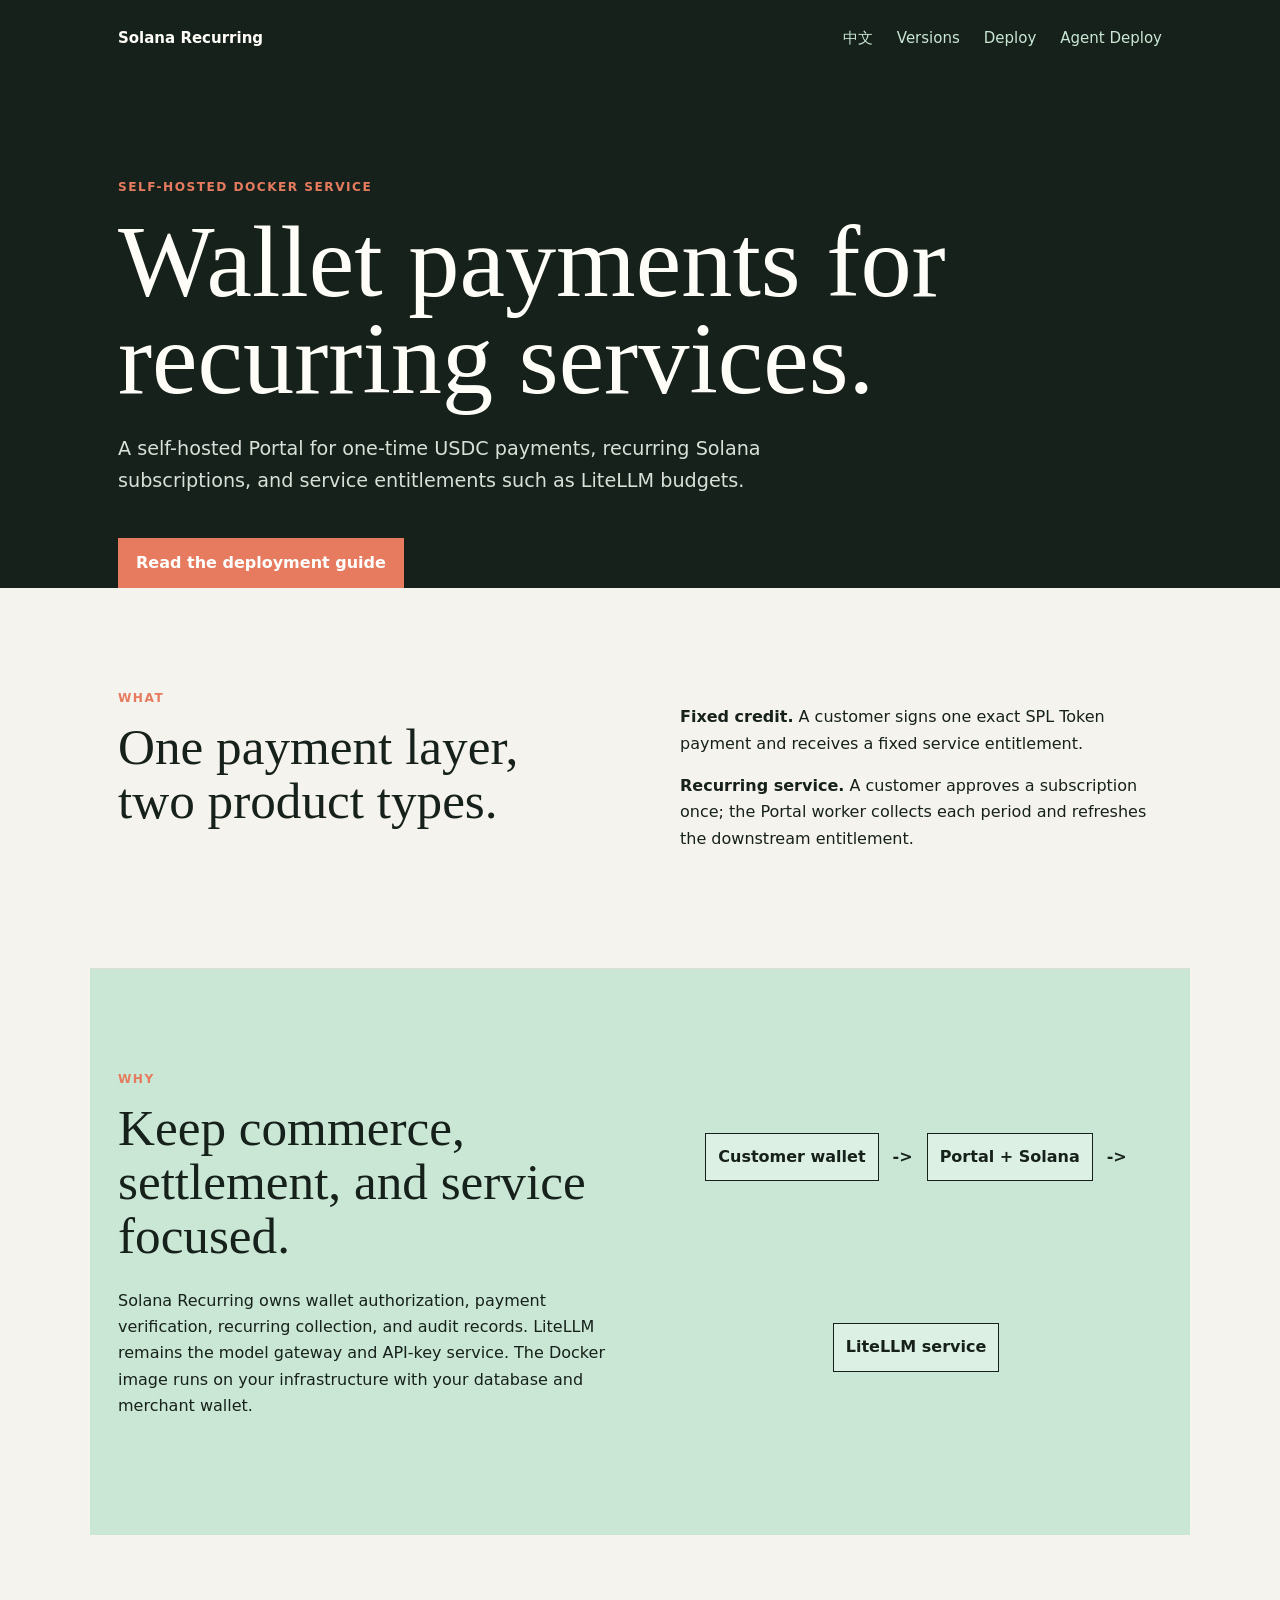
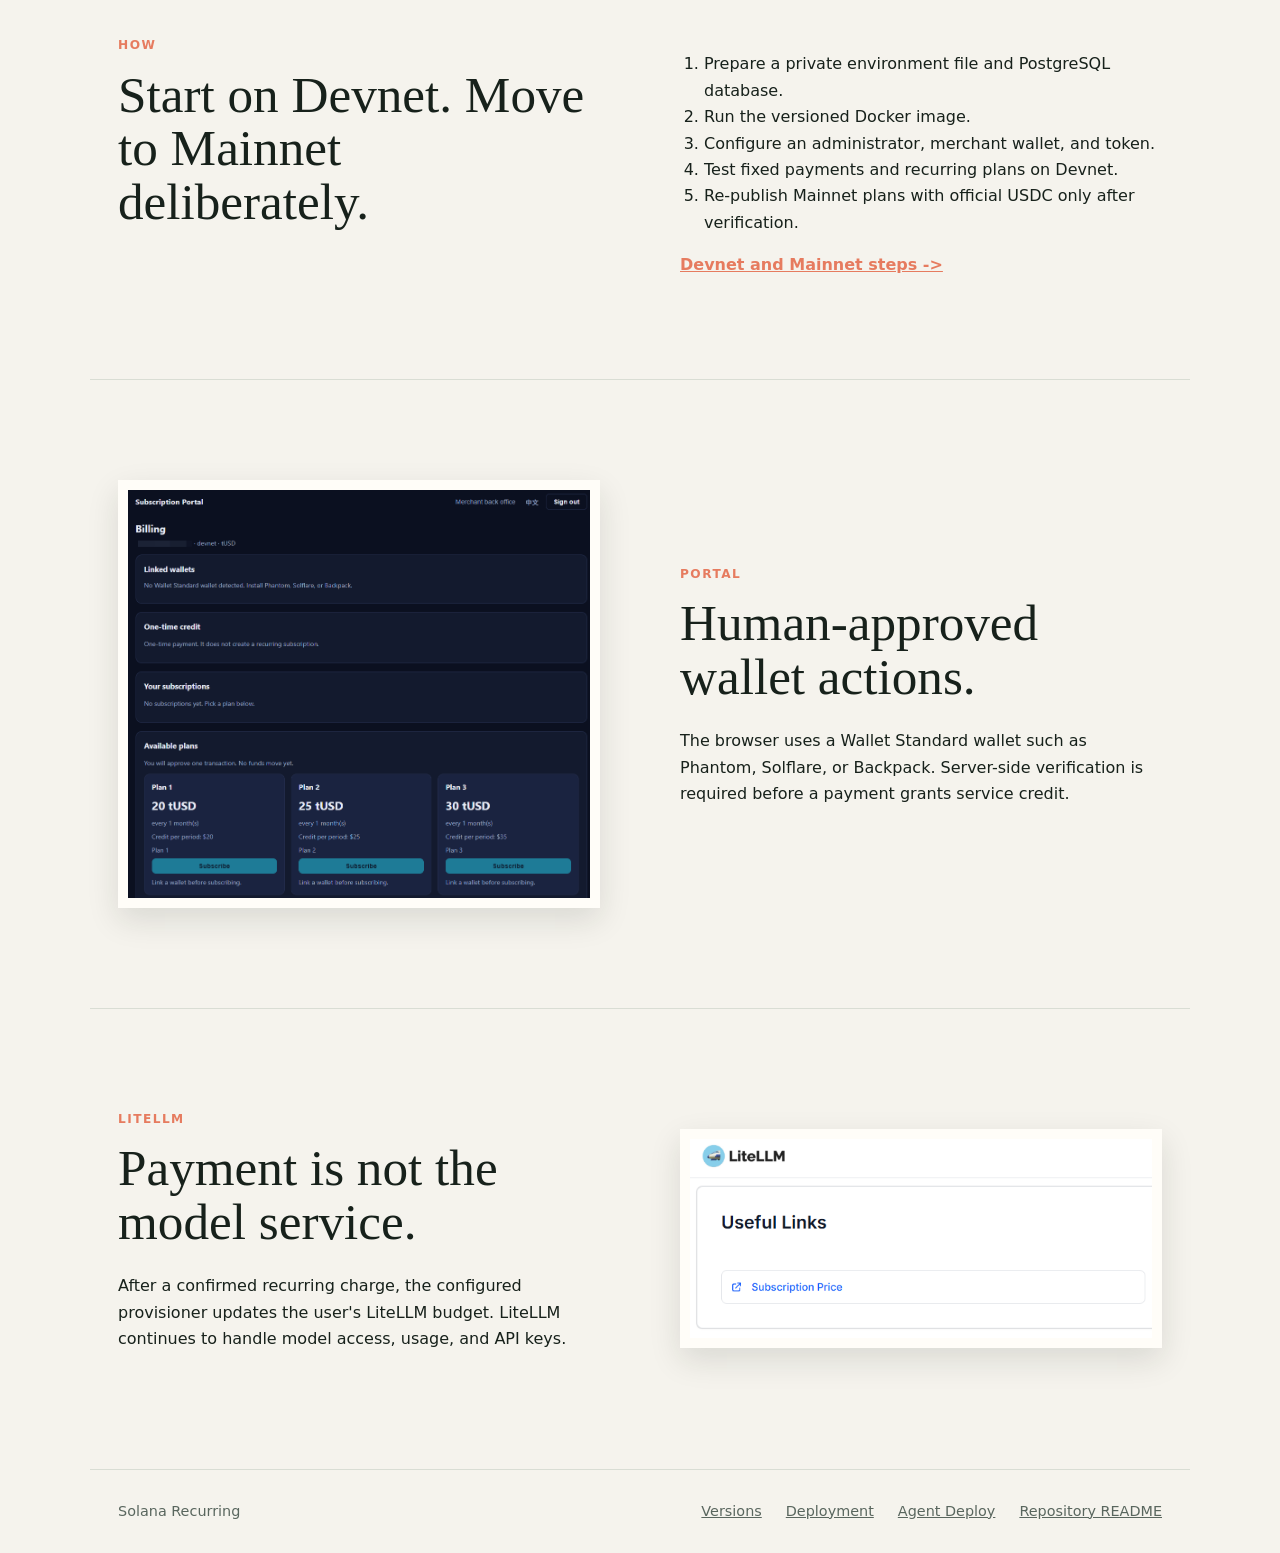
<file: docs/index.html>
<!doctype html>
<html lang="en">
<head>
  <meta charset="utf-8">
  <meta name="viewport" content="width=device-width, initial-scale=1">
  <meta name="description" content="Solana Recurring Docker deployment guide for stablecoin payments, subscriptions, and LiteLLM service credits.">
  <title>Solana Recurring | What, Why, How</title>
  <link rel="stylesheet" href="style.css">
</head>
<body>
  <header class="hero">
    <nav><strong>Solana Recurring</strong><span><a href="index.zh-CN.html">中文</a><a href="releases.html">Versions</a><a href="deployment.html">Deploy</a><a href="deployment-operator.html">Agent Deploy</a></span></nav>
    <div class="hero-copy"><p class="eyebrow">SELF-HOSTED DOCKER SERVICE</p><h1>Wallet payments for recurring services.</h1><p class="lede">A self-hosted Portal for one-time USDC payments, recurring Solana subscriptions, and service entitlements such as LiteLLM budgets.</p><a class="button" href="deployment.html">Read the deployment guide</a></div>
  </header>
  <main>
    <section class="split"><div><p class="eyebrow">WHAT</p><h2>One payment layer, two product types.</h2></div><div><p><strong>Fixed credit.</strong> A customer signs one exact SPL Token payment and receives a fixed service entitlement.</p><p><strong>Recurring service.</strong> A customer approves a subscription once; the Portal worker collects each period and refreshes the downstream entitlement.</p></div></section>
    <section class="band"><div><p class="eyebrow">WHY</p><h2>Keep commerce, settlement, and service focused.</h2><p>Solana Recurring owns wallet authorization, payment verification, recurring collection, and audit records. LiteLLM remains the model gateway and API-key service. The Docker image runs on your infrastructure with your database and merchant wallet.</p></div><div class="diagram"><span>Customer wallet</span><b>-></b><span>Portal + Solana</span><b>-></b><span>LiteLLM service</span></div></section>
    <section class="split"><div><p class="eyebrow">HOW</p><h2>Start on Devnet. Move to Mainnet deliberately.</h2></div><div><ol><li>Prepare a private environment file and PostgreSQL database.</li><li>Run the versioned Docker image.</li><li>Configure an administrator, merchant wallet, and token.</li><li>Test fixed payments and recurring plans on Devnet.</li><li>Re-publish Mainnet plans with official USDC only after verification.</li></ol><a class="text-link" href="deployment.html">Devnet and Mainnet steps -></a></div></section>
    <section class="media"><img src="images/portal-plans.png" alt="Solana Recurring Portal subscription plans"><div><p class="eyebrow">PORTAL</p><h2>Human-approved wallet actions.</h2><p>The browser uses a Wallet Standard wallet such as Phantom, Solflare, or Backpack. Server-side verification is required before a payment grants service credit.</p></div></section>
    <section class="media reverse"><div><p class="eyebrow">LITELLM</p><h2>Payment is not the model service.</h2><p>After a confirmed recurring charge, the configured provisioner updates the user's LiteLLM budget. LiteLLM continues to handle model access, usage, and API keys.</p></div><img src="images/portal-price.png" alt="Portal price entry shown in a Model Hub useful links area"></section>
  </main>
  <footer><span>Solana Recurring</span><a href="releases.html">Versions</a><a href="deployment.html">Deployment</a><a href="deployment-operator.html">Agent Deploy</a><a href="../README.md">Repository README</a></footer>
</body>
</html>
</file>
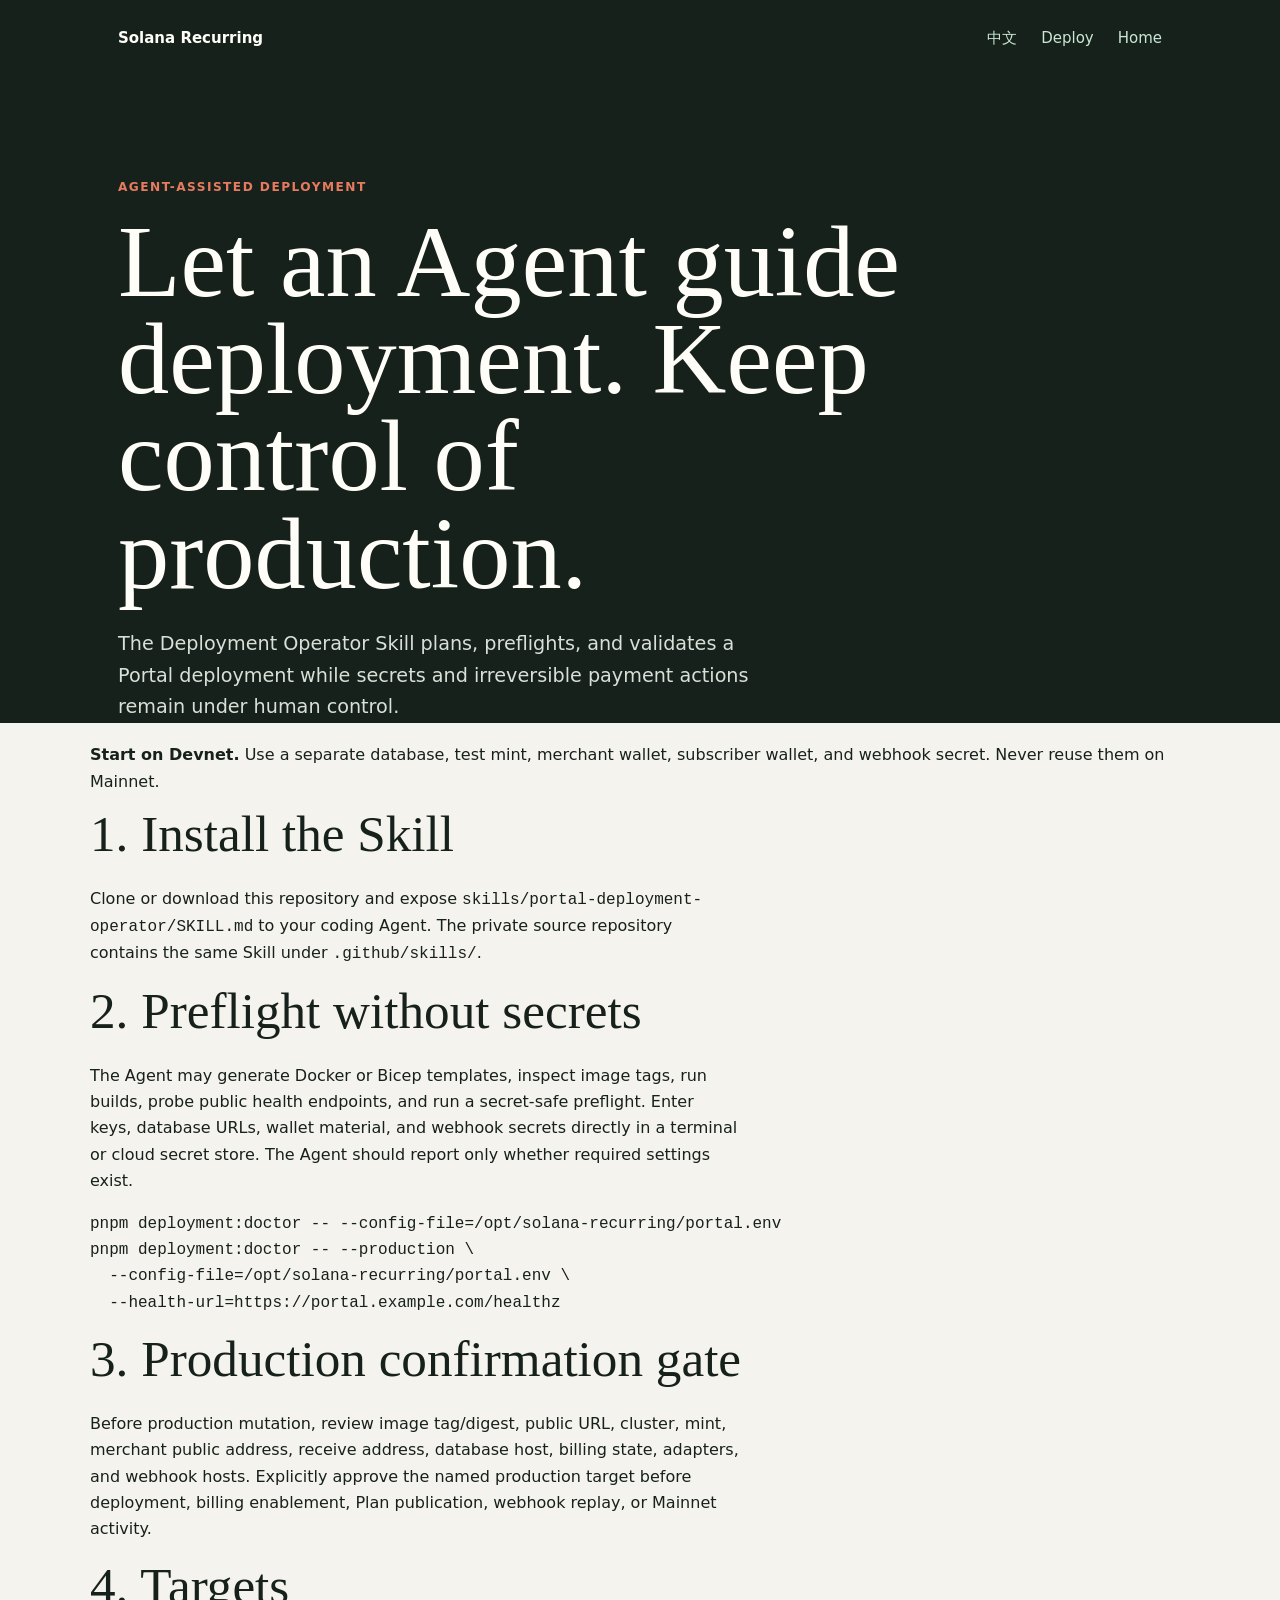
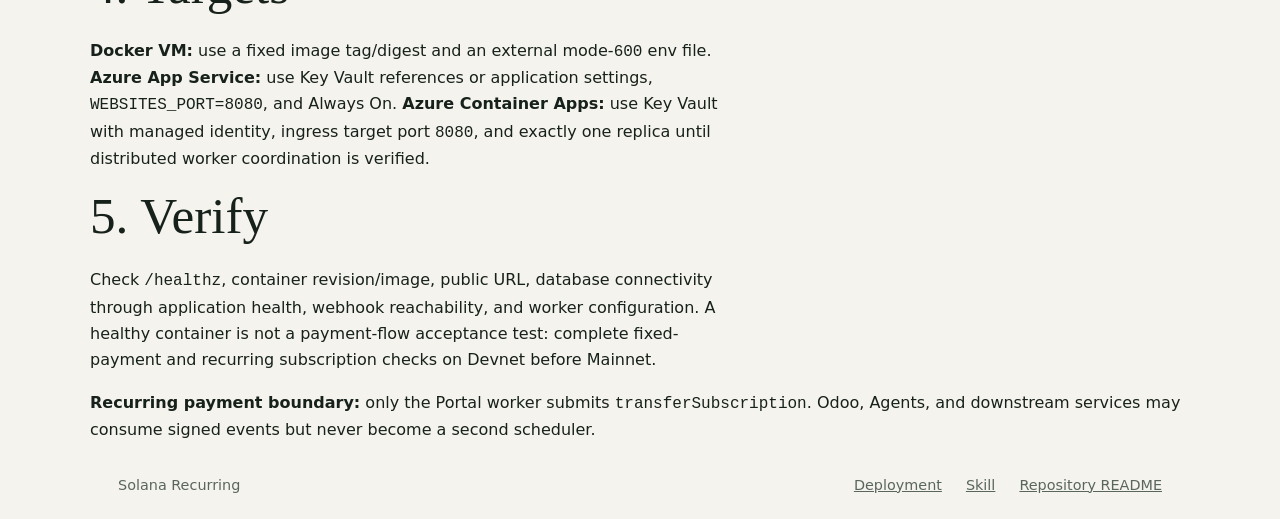
<file: docs/deployment-operator.html>
<!doctype html>
<html lang="en">
<head>
  <meta charset="utf-8">
  <meta name="viewport" content="width=device-width, initial-scale=1">
  <meta name="description" content="Use an Agent to safely guide Solana Recurring deployment without exposing production secrets.">
  <title>Deployment Operator | Solana Recurring</title>
  <link rel="stylesheet" href="style.css">
</head>
<body>
  <header class="hero">
    <nav><strong>Solana Recurring</strong><span><a href="deployment-operator.zh-CN.html">中文</a><a href="deployment.html">Deploy</a><a href="index.html">Home</a></span></nav>
    <div class="hero-copy"><p class="eyebrow">AGENT-ASSISTED DEPLOYMENT</p><h1>Let an Agent guide deployment. Keep control of production.</h1><p class="lede">The Deployment Operator Skill plans, preflights, and validates a Portal deployment while secrets and irreversible payment actions remain under human control.</p></div>
  </header>
  <main class="article">
    <div class="callout warning"><strong>Start on Devnet.</strong> Use a separate database, test mint, merchant wallet, subscriber wallet, and webhook secret. Never reuse them on Mainnet.</div>
    <h2>1. Install the Skill</h2>
    <p>Clone or download this repository and expose <code>skills/portal-deployment-operator/SKILL.md</code> to your coding Agent. The private source repository contains the same Skill under <code>.github/skills/</code>.</p>
    <h2>2. Preflight without secrets</h2>
    <p>The Agent may generate Docker or Bicep templates, inspect image tags, run builds, probe public health endpoints, and run a secret-safe preflight. Enter keys, database URLs, wallet material, and webhook secrets directly in a terminal or cloud secret store. The Agent should report only whether required settings exist.</p>
    <pre><code>pnpm deployment:doctor -- --config-file=/opt/solana-recurring/portal.env
pnpm deployment:doctor -- --production \
  --config-file=/opt/solana-recurring/portal.env \
  --health-url=https://portal.example.com/healthz</code></pre>
    <h2>3. Production confirmation gate</h2>
    <p>Before production mutation, review image tag/digest, public URL, cluster, mint, merchant public address, receive address, database host, billing state, adapters, and webhook hosts. Explicitly approve the named production target before deployment, billing enablement, Plan publication, webhook replay, or Mainnet activity.</p>
    <h2>4. Targets</h2>
    <p><strong>Docker VM:</strong> use a fixed image tag/digest and an external mode-<code>600</code> env file. <strong>Azure App Service:</strong> use Key Vault references or application settings, <code>WEBSITES_PORT=8080</code>, and Always On. <strong>Azure Container Apps:</strong> use Key Vault with managed identity, ingress target port <code>8080</code>, and exactly one replica until distributed worker coordination is verified.</p>
    <h2>5. Verify</h2>
    <p>Check <code>/healthz</code>, container revision/image, public URL, database connectivity through application health, webhook reachability, and worker configuration. A healthy container is not a payment-flow acceptance test: complete fixed-payment and recurring subscription checks on Devnet before Mainnet.</p>
    <div class="callout"><strong>Recurring payment boundary:</strong> only the Portal worker submits <code>transferSubscription</code>. Odoo, Agents, and downstream services may consume signed events but never become a second scheduler.</div>
  </main>
  <footer><span>Solana Recurring</span><a href="deployment.html">Deployment</a><a href="../skills/portal-deployment-operator/SKILL.md">Skill</a><a href="../README.md">Repository README</a></footer>
</body>
</html>
</file>
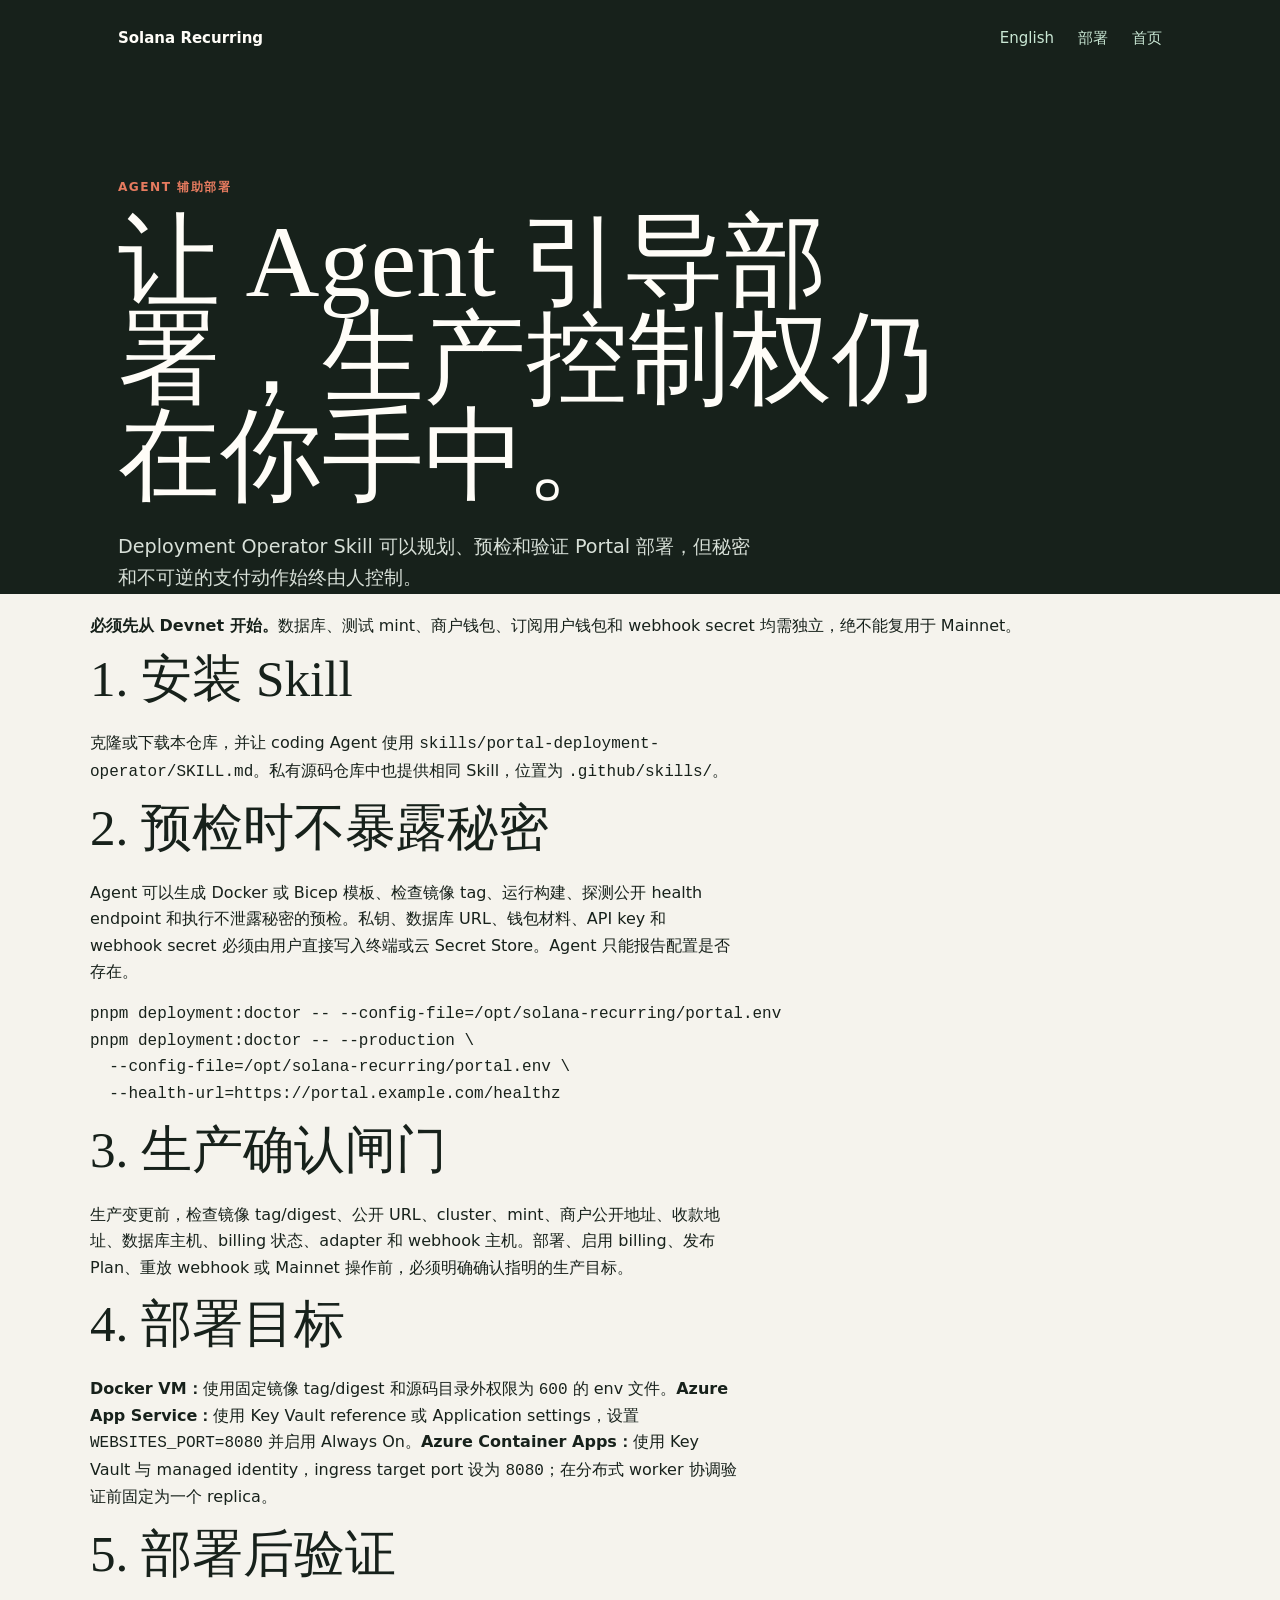
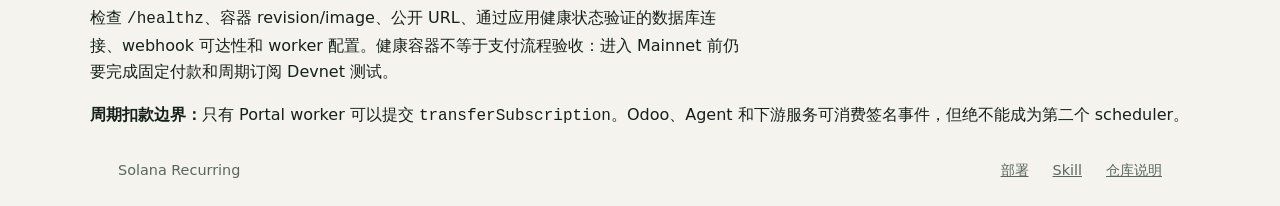
<file: docs/deployment-operator.zh-CN.html>
<!doctype html>
<html lang="zh-CN">
<head>
  <meta charset="utf-8">
  <meta name="viewport" content="width=device-width, initial-scale=1">
  <meta name="description" content="让 Agent 安全引导 Solana Recurring 部署，同时保持生产秘密和支付控制权。">
  <title>部署操作助手 | Solana Recurring</title>
  <link rel="stylesheet" href="style.css">
</head>
<body>
  <header class="hero">
    <nav><strong>Solana Recurring</strong><span><a href="deployment-operator.html">English</a><a href="deployment.zh-CN.html">部署</a><a href="index.zh-CN.html">首页</a></span></nav>
    <div class="hero-copy"><p class="eyebrow">AGENT 辅助部署</p><h1>让 Agent 引导部署，生产控制权仍在你手中。</h1><p class="lede">Deployment Operator Skill 可以规划、预检和验证 Portal 部署，但秘密和不可逆的支付动作始终由人控制。</p></div>
  </header>
  <main class="article">
    <div class="callout warning"><strong>必须先从 Devnet 开始。</strong>数据库、测试 mint、商户钱包、订阅用户钱包和 webhook secret 均需独立，绝不能复用于 Mainnet。</div>
    <h2>1. 安装 Skill</h2>
    <p>克隆或下载本仓库，并让 coding Agent 使用 <code>skills/portal-deployment-operator/SKILL.md</code>。私有源码仓库中也提供相同 Skill，位置为 <code>.github/skills/</code>。</p>
    <h2>2. 预检时不暴露秘密</h2>
    <p>Agent 可以生成 Docker 或 Bicep 模板、检查镜像 tag、运行构建、探测公开 health endpoint 和执行不泄露秘密的预检。私钥、数据库 URL、钱包材料、API key 和 webhook secret 必须由用户直接写入终端或云 Secret Store。Agent 只能报告配置是否存在。</p>
    <pre><code>pnpm deployment:doctor -- --config-file=/opt/solana-recurring/portal.env
pnpm deployment:doctor -- --production \
  --config-file=/opt/solana-recurring/portal.env \
  --health-url=https://portal.example.com/healthz</code></pre>
    <h2>3. 生产确认闸门</h2>
    <p>生产变更前，检查镜像 tag/digest、公开 URL、cluster、mint、商户公开地址、收款地址、数据库主机、billing 状态、adapter 和 webhook 主机。部署、启用 billing、发布 Plan、重放 webhook 或 Mainnet 操作前，必须明确确认指明的生产目标。</p>
    <h2>4. 部署目标</h2>
    <p><strong>Docker VM：</strong>使用固定镜像 tag/digest 和源码目录外权限为 <code>600</code> 的 env 文件。<strong>Azure App Service：</strong>使用 Key Vault reference 或 Application settings，设置 <code>WEBSITES_PORT=8080</code> 并启用 Always On。<strong>Azure Container Apps：</strong>使用 Key Vault 与 managed identity，ingress target port 设为 <code>8080</code>；在分布式 worker 协调验证前固定为一个 replica。</p>
    <h2>5. 部署后验证</h2>
    <p>检查 <code>/healthz</code>、容器 revision/image、公开 URL、通过应用健康状态验证的数据库连接、webhook 可达性和 worker 配置。健康容器不等于支付流程验收：进入 Mainnet 前仍要完成固定付款和周期订阅 Devnet 测试。</p>
    <div class="callout"><strong>周期扣款边界：</strong>只有 Portal worker 可以提交 <code>transferSubscription</code>。Odoo、Agent 和下游服务可消费签名事件，但绝不能成为第二个 scheduler。</div>
  </main>
  <footer><span>Solana Recurring</span><a href="deployment.zh-CN.html">部署</a><a href="../skills/portal-deployment-operator/SKILL.md">Skill</a><a href="../README.zh-CN.md">仓库说明</a></footer>
</body>
</html>
</file>
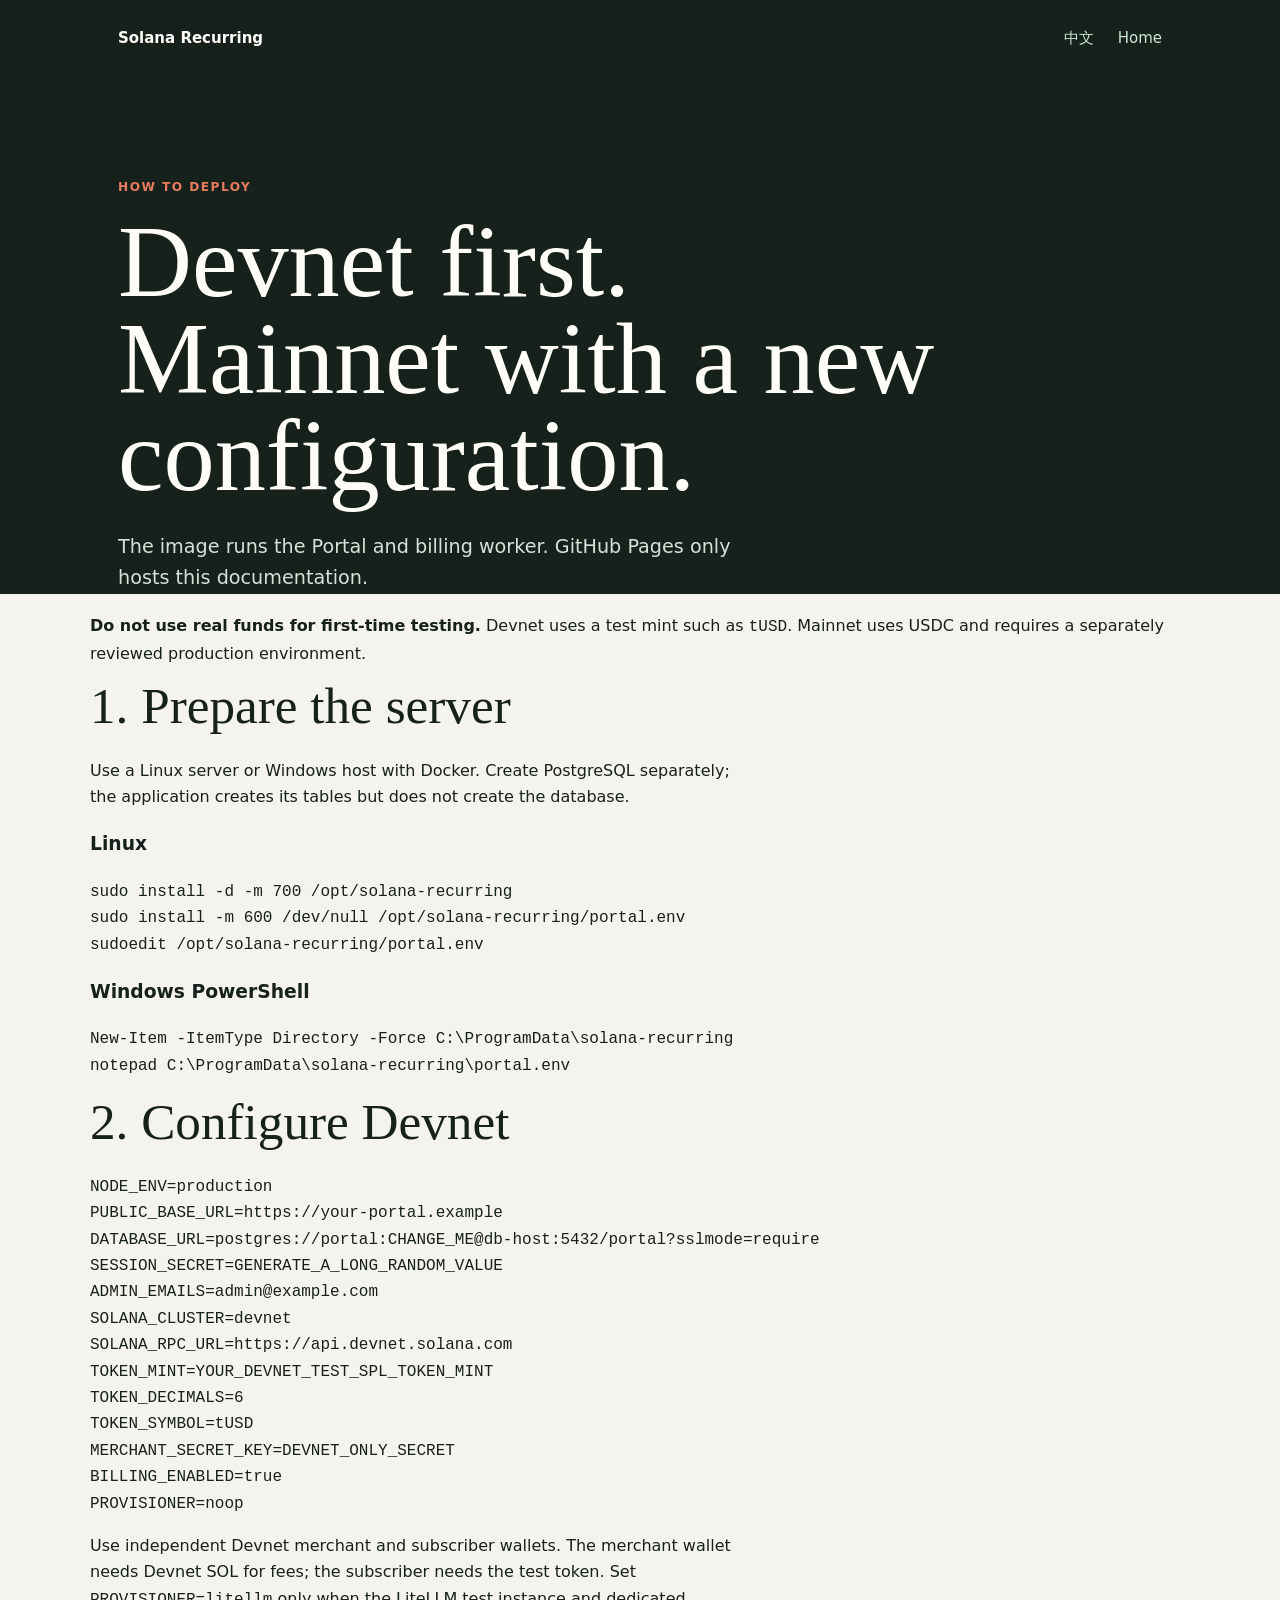
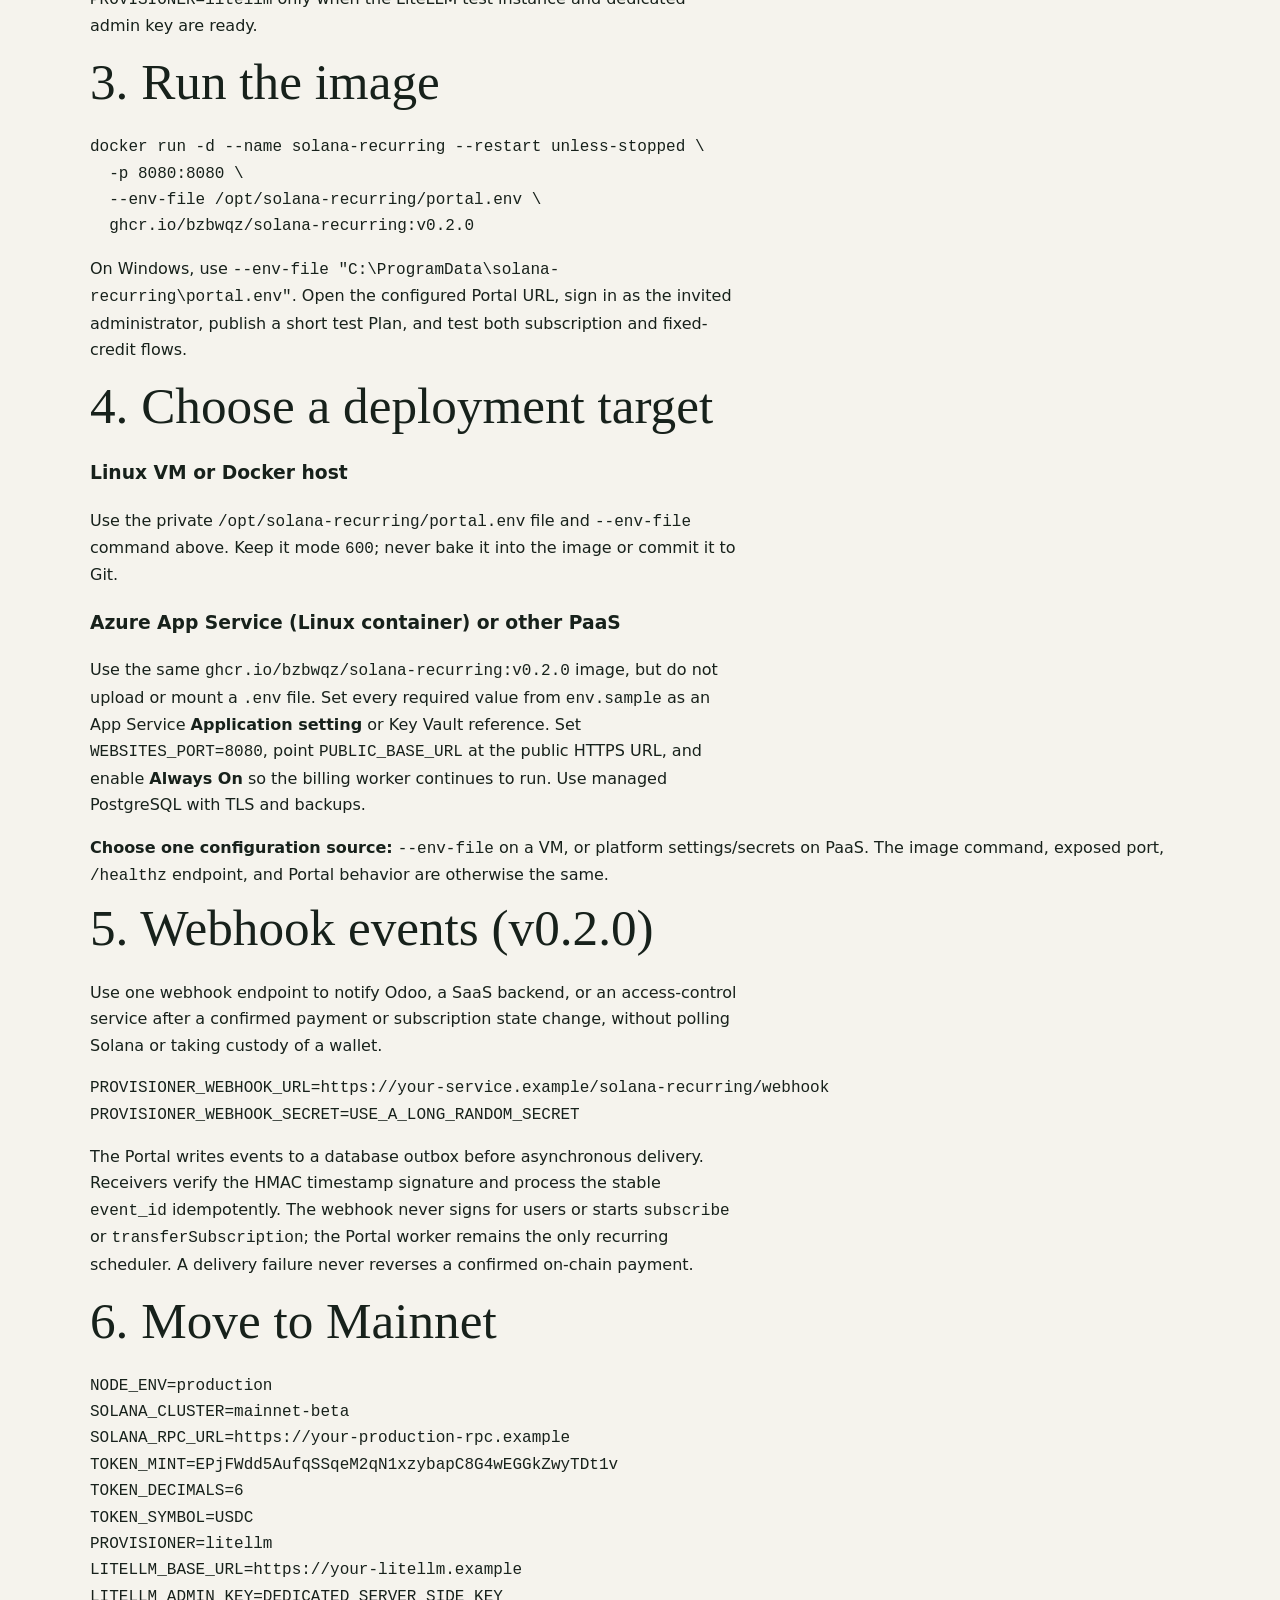
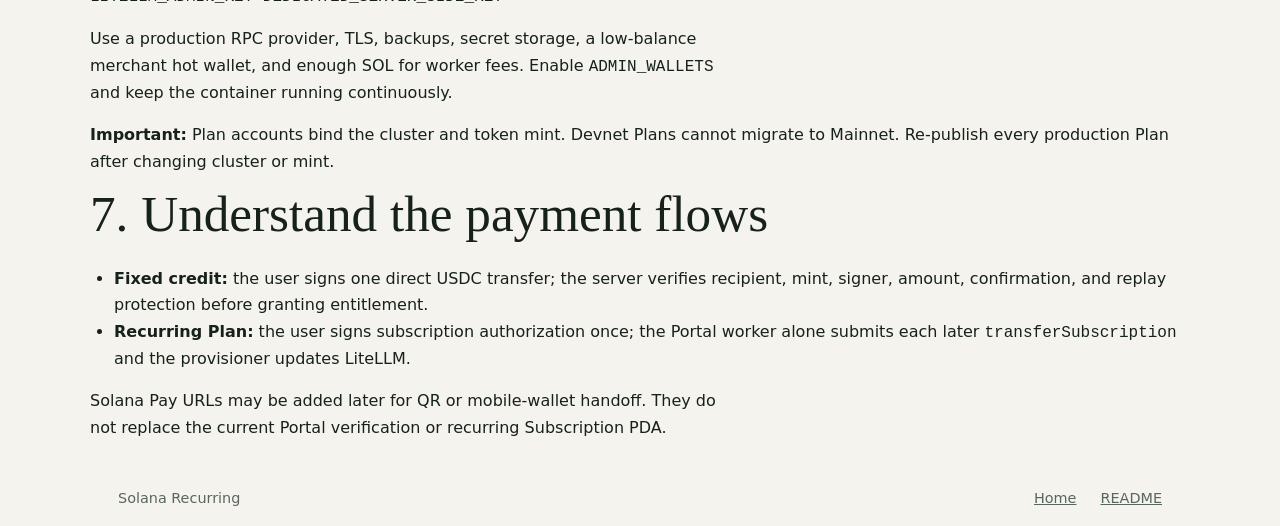
<file: docs/deployment.html>
<!doctype html>
<html lang="en"><head><meta charset="utf-8"><meta name="viewport" content="width=device-width, initial-scale=1"><title>Deploy | Solana Recurring</title><link rel="stylesheet" href="style.css"></head>
<body><header class="hero"><nav><strong>Solana Recurring</strong><span><a href="deployment.zh-CN.html">中文</a><a href="index.html">Home</a></span></nav><div class="hero-copy"><p class="eyebrow">HOW TO DEPLOY</p><h1>Devnet first. Mainnet with a new configuration.</h1><p class="lede">The image runs the Portal and billing worker. GitHub Pages only hosts this documentation.</p></div></header><main class="article"><div class="callout warning"><strong>Do not use real funds for first-time testing.</strong> Devnet uses a test mint such as <code>tUSD</code>. Mainnet uses USDC and requires a separately reviewed production environment.</div><h2>1. Prepare the server</h2><p>Use a Linux server or Windows host with Docker. Create PostgreSQL separately; the application creates its tables but does not create the database.</p><h3>Linux</h3><pre><code>sudo install -d -m 700 /opt/solana-recurring
sudo install -m 600 /dev/null /opt/solana-recurring/portal.env
sudoedit /opt/solana-recurring/portal.env</code></pre><h3>Windows PowerShell</h3><pre><code>New-Item -ItemType Directory -Force C:\ProgramData\solana-recurring
notepad C:\ProgramData\solana-recurring\portal.env</code></pre><h2>2. Configure Devnet</h2><pre><code>NODE_ENV=production
PUBLIC_BASE_URL=https://your-portal.example
DATABASE_URL=postgres://portal:CHANGE_ME@db-host:5432/portal?sslmode=require
SESSION_SECRET=GENERATE_A_LONG_RANDOM_VALUE
ADMIN_EMAILS=admin@example.com
SOLANA_CLUSTER=devnet
SOLANA_RPC_URL=https://api.devnet.solana.com
TOKEN_MINT=YOUR_DEVNET_TEST_SPL_TOKEN_MINT
TOKEN_DECIMALS=6
TOKEN_SYMBOL=tUSD
MERCHANT_SECRET_KEY=DEVNET_ONLY_SECRET
BILLING_ENABLED=true
PROVISIONER=noop</code></pre><p>Use independent Devnet merchant and subscriber wallets. The merchant wallet needs Devnet SOL for fees; the subscriber needs the test token. Set <code>PROVISIONER=litellm</code> only when the LiteLLM test instance and dedicated admin key are ready.</p><h2>3. Run the image</h2><pre><code>docker run -d --name solana-recurring --restart unless-stopped \
  -p 8080:8080 \
  --env-file /opt/solana-recurring/portal.env \
  ghcr.io/bzbwqz/solana-recurring:v0.2.0</code></pre><p>On Windows, use <code>--env-file "C:\ProgramData\solana-recurring\portal.env"</code>. Open the configured Portal URL, sign in as the invited administrator, publish a short test Plan, and test both subscription and fixed-credit flows.</p><h2>4. Choose a deployment target</h2><h3>Linux VM or Docker host</h3><p>Use the private <code>/opt/solana-recurring/portal.env</code> file and <code>--env-file</code> command above. Keep it mode <code>600</code>; never bake it into the image or commit it to Git.</p><h3>Azure App Service (Linux container) or other PaaS</h3><p>Use the same <code>ghcr.io/bzbwqz/solana-recurring:v0.2.0</code> image, but do not upload or mount a <code>.env</code> file. Set every required value from <code>env.sample</code> as an App Service <strong>Application setting</strong> or Key Vault reference. Set <code>WEBSITES_PORT=8080</code>, point <code>PUBLIC_BASE_URL</code> at the public HTTPS URL, and enable <strong>Always On</strong> so the billing worker continues to run. Use managed PostgreSQL with TLS and backups.</p><div class="callout"><strong>Choose one configuration source:</strong> <code>--env-file</code> on a VM, or platform settings/secrets on PaaS. The image command, exposed port, <code>/healthz</code> endpoint, and Portal behavior are otherwise the same.</div><h2>5. Webhook events (v0.2.0)</h2><p>Use one webhook endpoint to notify Odoo, a SaaS backend, or an access-control service after a confirmed payment or subscription state change, without polling Solana or taking custody of a wallet.</p><pre><code>PROVISIONER_WEBHOOK_URL=https://your-service.example/solana-recurring/webhook
PROVISIONER_WEBHOOK_SECRET=USE_A_LONG_RANDOM_SECRET</code></pre><p>The Portal writes events to a database outbox before asynchronous delivery. Receivers verify the HMAC timestamp signature and process the stable <code>event_id</code> idempotently. The webhook never signs for users or starts <code>subscribe</code> or <code>transferSubscription</code>; the Portal worker remains the only recurring scheduler. A delivery failure never reverses a confirmed on-chain payment.</p><h2>6. Move to Mainnet</h2><pre><code>NODE_ENV=production
SOLANA_CLUSTER=mainnet-beta
SOLANA_RPC_URL=https://your-production-rpc.example
TOKEN_MINT=EPjFWdd5AufqSSqeM2qN1xzybapC8G4wEGGkZwyTDt1v
TOKEN_DECIMALS=6
TOKEN_SYMBOL=USDC
PROVISIONER=litellm
LITELLM_BASE_URL=https://your-litellm.example
LITELLM_ADMIN_KEY=DEDICATED_SERVER_SIDE_KEY</code></pre><p>Use a production RPC provider, TLS, backups, secret storage, a low-balance merchant hot wallet, and enough SOL for worker fees. Enable <code>ADMIN_WALLETS</code> and keep the container running continuously.</p><div class="callout"><strong>Important:</strong> Plan accounts bind the cluster and token mint. Devnet Plans cannot migrate to Mainnet. Re-publish every production Plan after changing cluster or mint.</div><h2>7. Understand the payment flows</h2><ul><li><strong>Fixed credit:</strong> the user signs one direct USDC transfer; the server verifies recipient, mint, signer, amount, confirmation, and replay protection before granting entitlement.</li><li><strong>Recurring Plan:</strong> the user signs subscription authorization once; the Portal worker alone submits each later <code>transferSubscription</code> and the provisioner updates LiteLLM.</li></ul><p>Solana Pay URLs may be added later for QR or mobile-wallet handoff. They do not replace the current Portal verification or recurring Subscription PDA.</p></main><footer><span>Solana Recurring</span><a href="index.html">Home</a><a href="../README.md">README</a></footer></body></html>
</file>
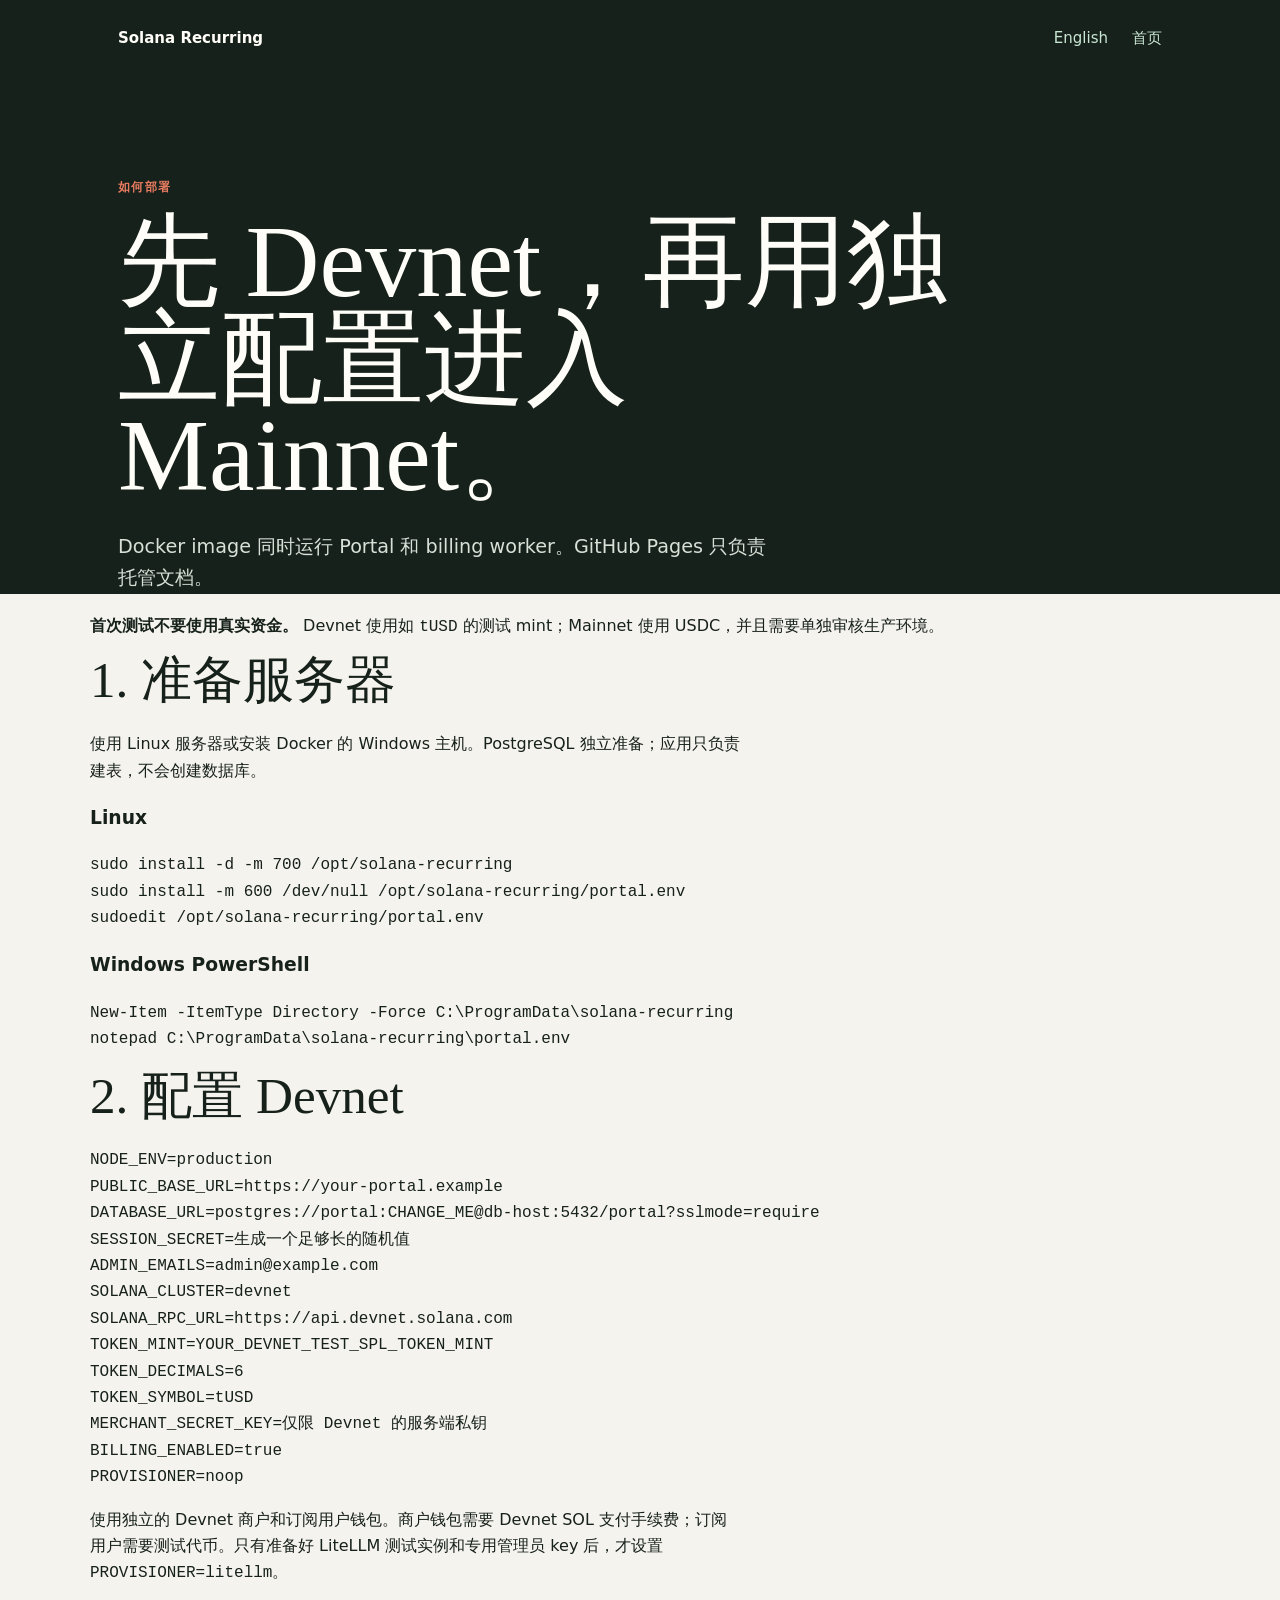
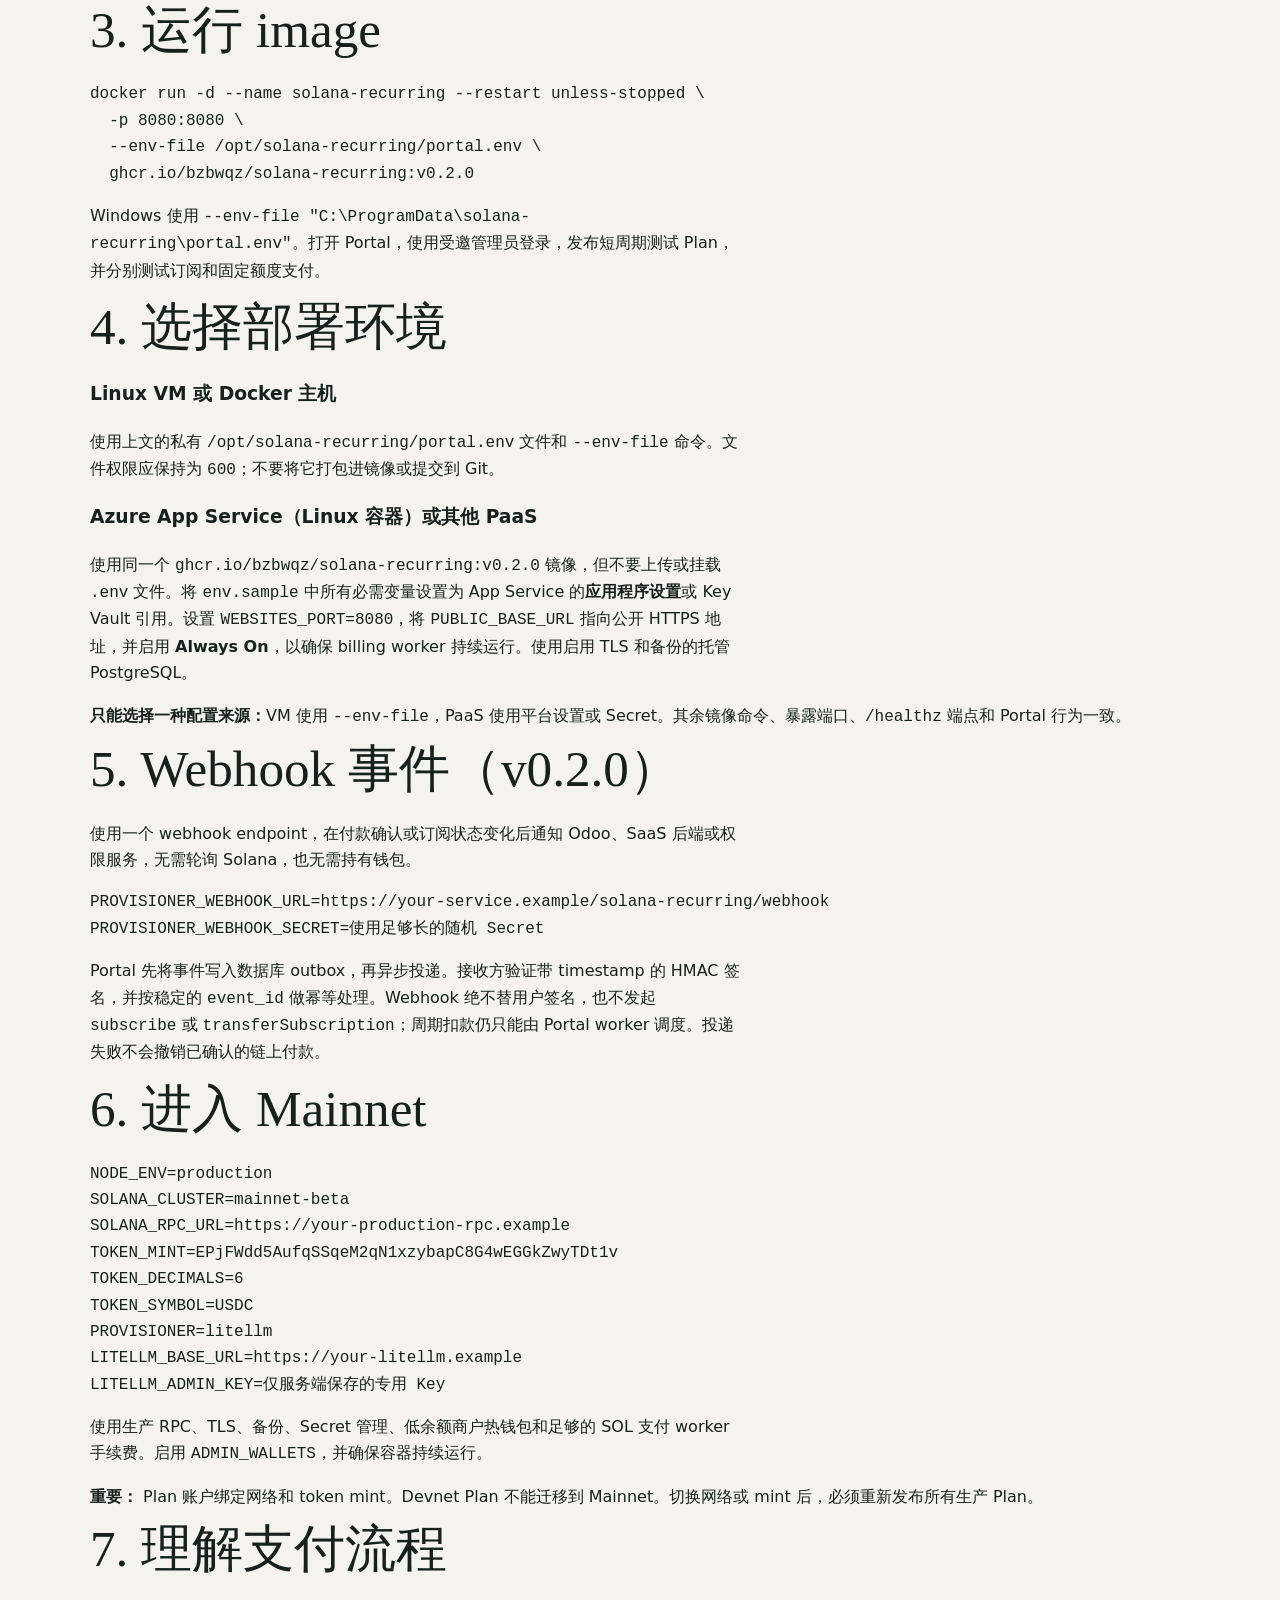
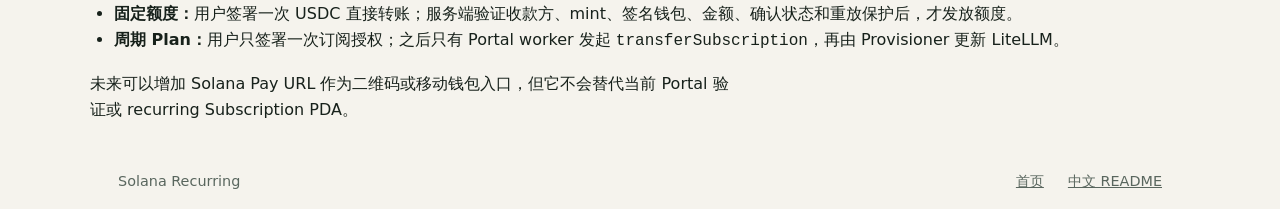
<file: docs/deployment.zh-CN.html>
<!doctype html>
<html lang="zh-CN"><head><meta charset="utf-8"><meta name="viewport" content="width=device-width, initial-scale=1"><title>部署 | Solana Recurring</title><link rel="stylesheet" href="style.css"></head>
<body><header class="hero"><nav><strong>Solana Recurring</strong><span><a href="deployment.html">English</a><a href="index.zh-CN.html">首页</a></span></nav><div class="hero-copy"><p class="eyebrow">如何部署</p><h1>先 Devnet，再用独立配置进入 Mainnet。</h1><p class="lede">Docker image 同时运行 Portal 和 billing worker。GitHub Pages 只负责托管文档。</p></div></header><main class="article"><div class="callout warning"><strong>首次测试不要使用真实资金。</strong> Devnet 使用如 <code>tUSD</code> 的测试 mint；Mainnet 使用 USDC，并且需要单独审核生产环境。</div><h2>1. 准备服务器</h2><p>使用 Linux 服务器或安装 Docker 的 Windows 主机。PostgreSQL 独立准备；应用只负责建表，不会创建数据库。</p><h3>Linux</h3><pre><code>sudo install -d -m 700 /opt/solana-recurring
sudo install -m 600 /dev/null /opt/solana-recurring/portal.env
sudoedit /opt/solana-recurring/portal.env</code></pre><h3>Windows PowerShell</h3><pre><code>New-Item -ItemType Directory -Force C:\ProgramData\solana-recurring
notepad C:\ProgramData\solana-recurring\portal.env</code></pre><h2>2. 配置 Devnet</h2><pre><code>NODE_ENV=production
PUBLIC_BASE_URL=https://your-portal.example
DATABASE_URL=postgres://portal:CHANGE_ME@db-host:5432/portal?sslmode=require
SESSION_SECRET=生成一个足够长的随机值
ADMIN_EMAILS=admin@example.com
SOLANA_CLUSTER=devnet
SOLANA_RPC_URL=https://api.devnet.solana.com
TOKEN_MINT=YOUR_DEVNET_TEST_SPL_TOKEN_MINT
TOKEN_DECIMALS=6
TOKEN_SYMBOL=tUSD
MERCHANT_SECRET_KEY=仅限 Devnet 的服务端私钥
BILLING_ENABLED=true
PROVISIONER=noop</code></pre><p>使用独立的 Devnet 商户和订阅用户钱包。商户钱包需要 Devnet SOL 支付手续费；订阅用户需要测试代币。只有准备好 LiteLLM 测试实例和专用管理员 key 后，才设置 <code>PROVISIONER=litellm</code>。</p><h2>3. 运行 image</h2><pre><code>docker run -d --name solana-recurring --restart unless-stopped \
  -p 8080:8080 \
  --env-file /opt/solana-recurring/portal.env \
  ghcr.io/bzbwqz/solana-recurring:v0.2.0</code></pre><p>Windows 使用 <code>--env-file "C:\ProgramData\solana-recurring\portal.env"</code>。打开 Portal，使用受邀管理员登录，发布短周期测试 Plan，并分别测试订阅和固定额度支付。</p><h2>4. 选择部署环境</h2><h3>Linux VM 或 Docker 主机</h3><p>使用上文的私有 <code>/opt/solana-recurring/portal.env</code> 文件和 <code>--env-file</code> 命令。文件权限应保持为 <code>600</code>；不要将它打包进镜像或提交到 Git。</p><h3>Azure App Service（Linux 容器）或其他 PaaS</h3><p>使用同一个 <code>ghcr.io/bzbwqz/solana-recurring:v0.2.0</code> 镜像，但不要上传或挂载 <code>.env</code> 文件。将 <code>env.sample</code> 中所有必需变量设置为 App Service 的<strong>应用程序设置</strong>或 Key Vault 引用。设置 <code>WEBSITES_PORT=8080</code>，将 <code>PUBLIC_BASE_URL</code> 指向公开 HTTPS 地址，并启用 <strong>Always On</strong>，以确保 billing worker 持续运行。使用启用 TLS 和备份的托管 PostgreSQL。</p><div class="callout"><strong>只能选择一种配置来源：</strong>VM 使用 <code>--env-file</code>，PaaS 使用平台设置或 Secret。其余镜像命令、暴露端口、<code>/healthz</code> 端点和 Portal 行为一致。</div><h2>5. Webhook 事件（v0.2.0）</h2><p>使用一个 webhook endpoint，在付款确认或订阅状态变化后通知 Odoo、SaaS 后端或权限服务，无需轮询 Solana，也无需持有钱包。</p><pre><code>PROVISIONER_WEBHOOK_URL=https://your-service.example/solana-recurring/webhook
PROVISIONER_WEBHOOK_SECRET=使用足够长的随机 Secret</code></pre><p>Portal 先将事件写入数据库 outbox，再异步投递。接收方验证带 timestamp 的 HMAC 签名，并按稳定的 <code>event_id</code> 做幂等处理。Webhook 绝不替用户签名，也不发起 <code>subscribe</code> 或 <code>transferSubscription</code>；周期扣款仍只能由 Portal worker 调度。投递失败不会撤销已确认的链上付款。</p><h2>6. 进入 Mainnet</h2><pre><code>NODE_ENV=production
SOLANA_CLUSTER=mainnet-beta
SOLANA_RPC_URL=https://your-production-rpc.example
TOKEN_MINT=EPjFWdd5AufqSSqeM2qN1xzybapC8G4wEGGkZwyTDt1v
TOKEN_DECIMALS=6
TOKEN_SYMBOL=USDC
PROVISIONER=litellm
LITELLM_BASE_URL=https://your-litellm.example
LITELLM_ADMIN_KEY=仅服务端保存的专用 Key</code></pre><p>使用生产 RPC、TLS、备份、Secret 管理、低余额商户热钱包和足够的 SOL 支付 worker 手续费。启用 <code>ADMIN_WALLETS</code>，并确保容器持续运行。</p><div class="callout"><strong>重要：</strong> Plan 账户绑定网络和 token mint。Devnet Plan 不能迁移到 Mainnet。切换网络或 mint 后，必须重新发布所有生产 Plan。</div><h2>7. 理解支付流程</h2><ul><li><strong>固定额度：</strong>用户签署一次 USDC 直接转账；服务端验证收款方、mint、签名钱包、金额、确认状态和重放保护后，才发放额度。</li><li><strong>周期 Plan：</strong>用户只签署一次订阅授权；之后只有 Portal worker 发起 <code>transferSubscription</code>，再由 Provisioner 更新 LiteLLM。</li></ul><p>未来可以增加 Solana Pay URL 作为二维码或移动钱包入口，但它不会替代当前 Portal 验证或 recurring Subscription PDA。</p></main><footer><span>Solana Recurring</span><a href="index.zh-CN.html">首页</a><a href="../README.zh-CN.md">中文 README</a></footer></body></html>
</file>
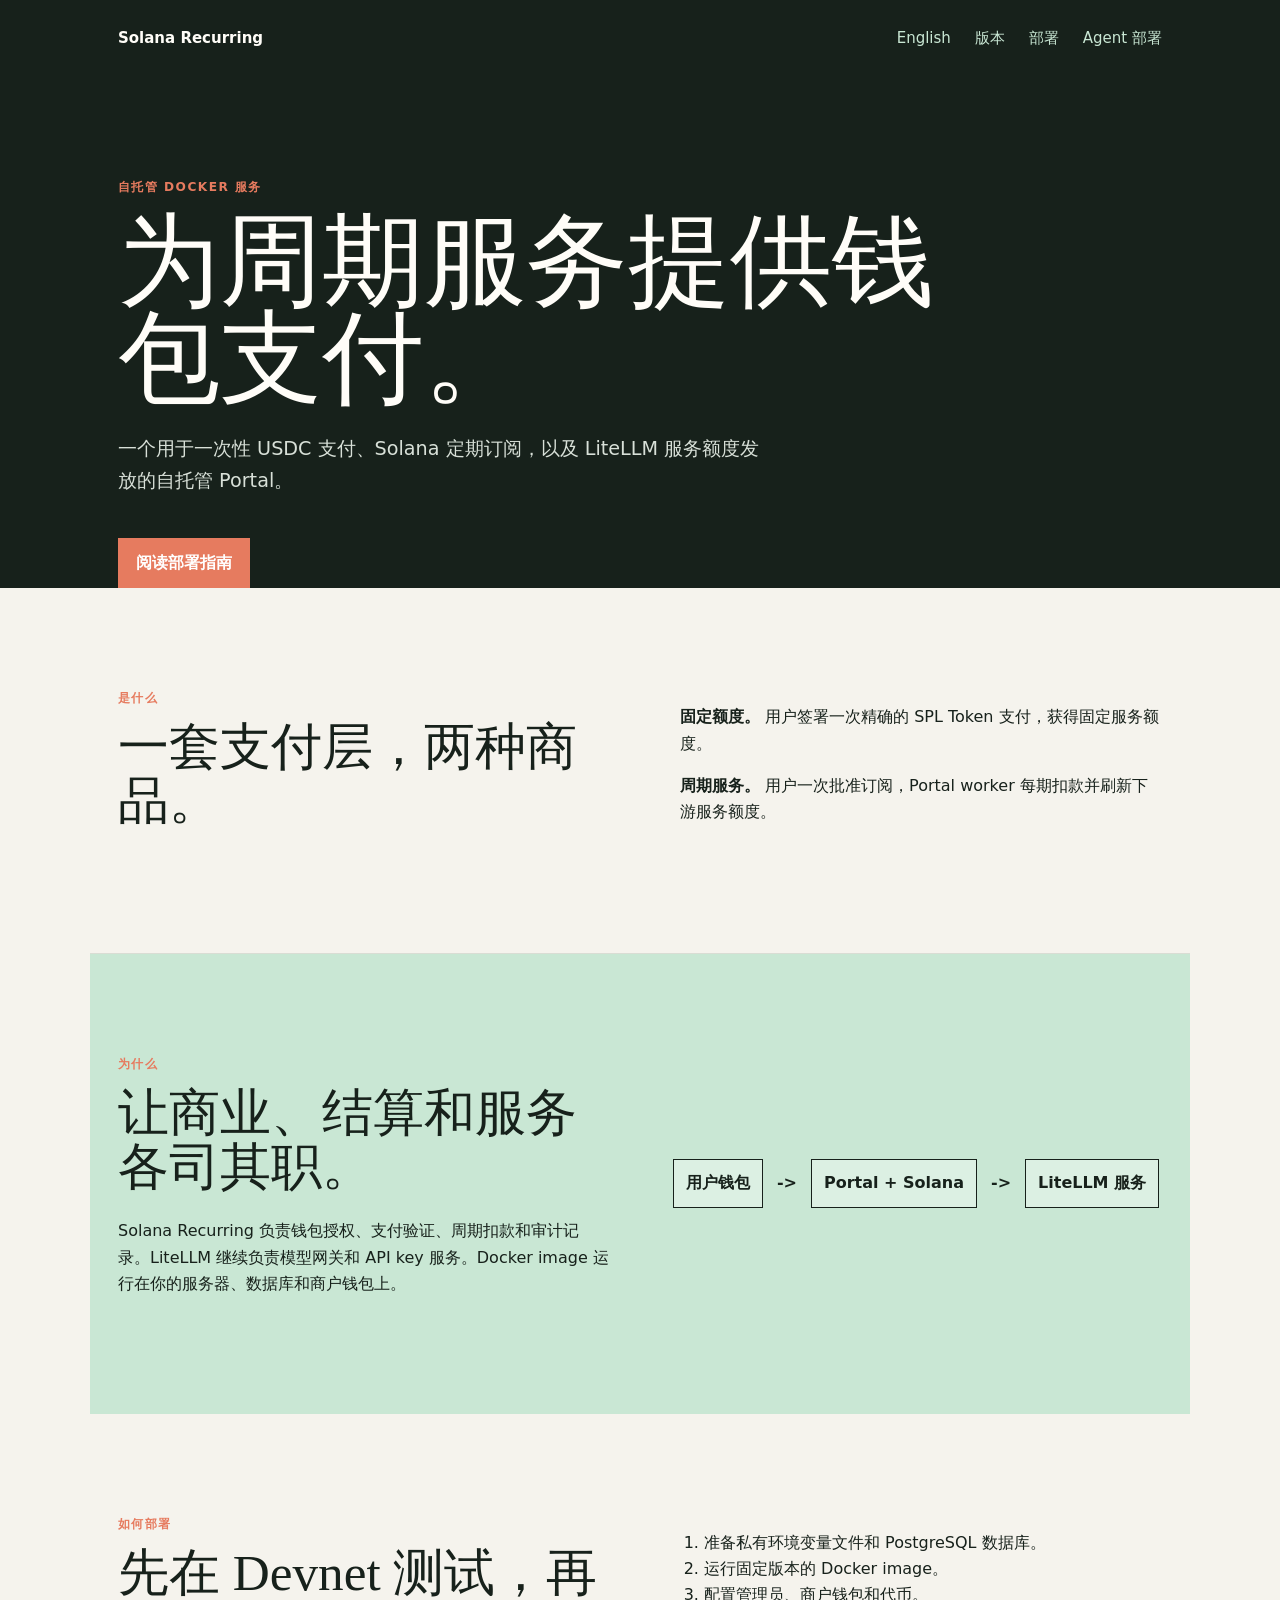
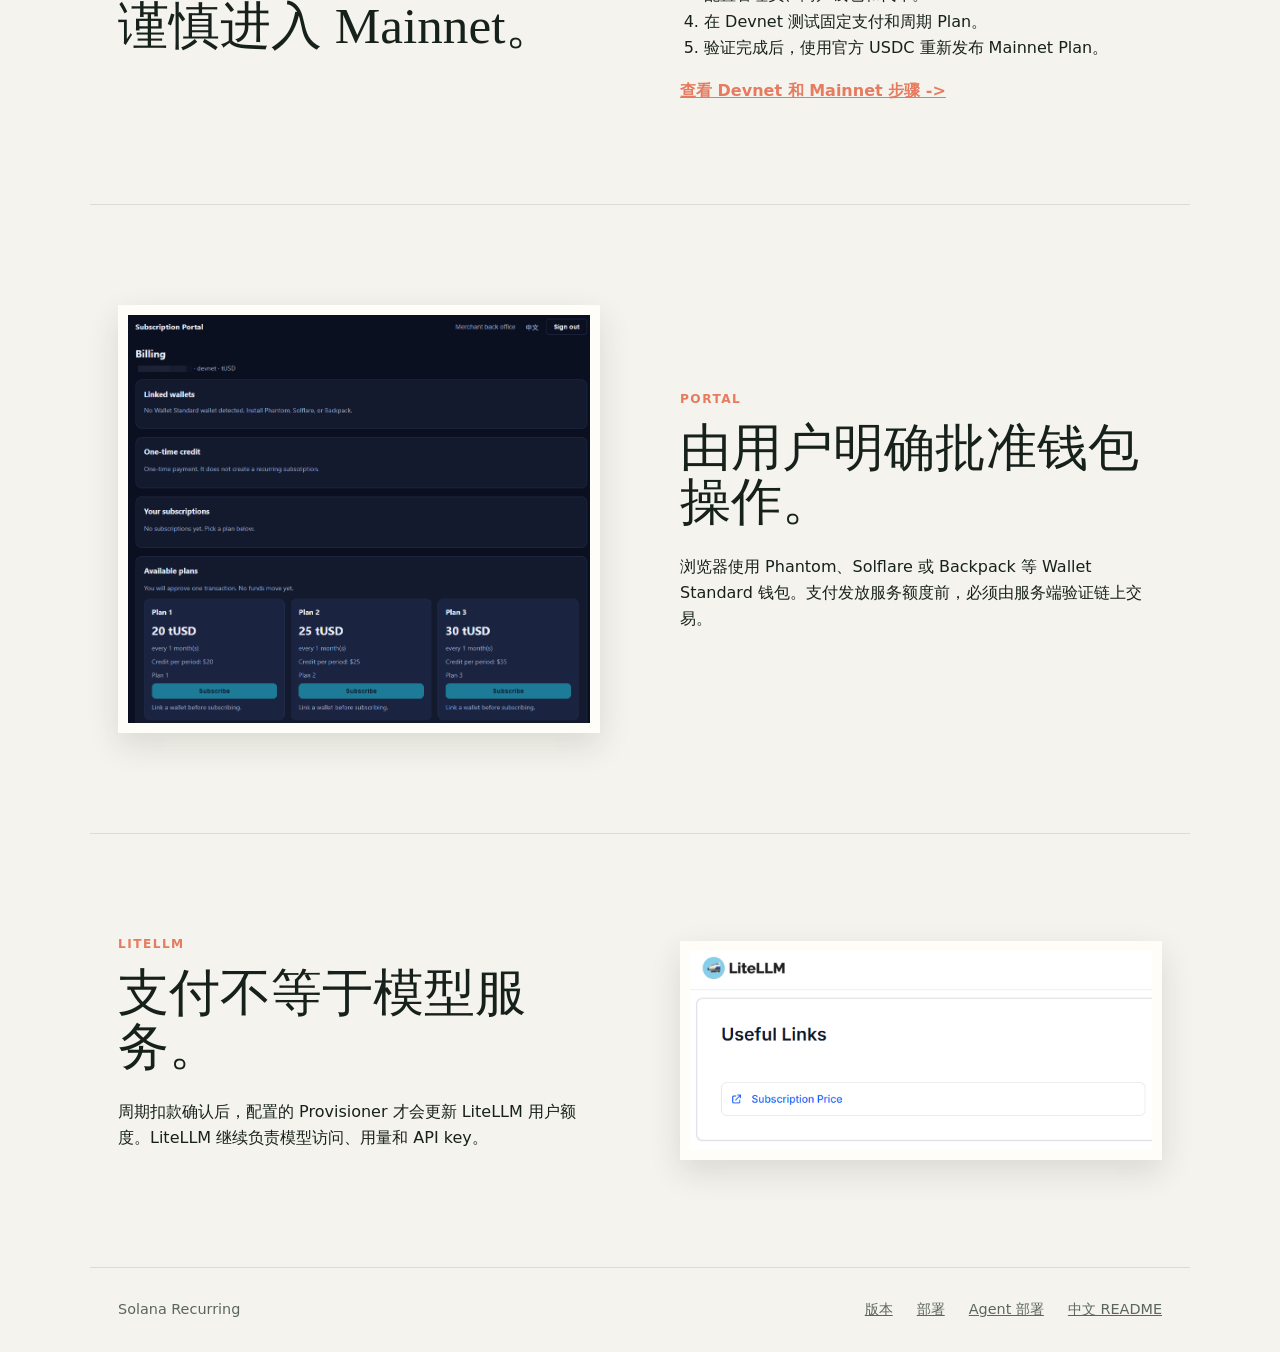
<file: docs/index.zh-CN.html>
<!doctype html>
<html lang="zh-CN">
<head>
  <meta charset="utf-8">
  <meta name="viewport" content="width=device-width, initial-scale=1">
  <meta name="description" content="Solana Recurring Docker 部署、稳定币支付、定期订阅与 LiteLLM 服务额度指南。">
  <title>Solana Recurring | 是什么、为什么、如何部署</title>
  <link rel="stylesheet" href="style.css">
</head>
<body>
  <header class="hero"><nav><strong>Solana Recurring</strong><span><a href="index.html">English</a><a href="releases.zh-CN.html">版本</a><a href="deployment.zh-CN.html">部署</a><a href="deployment-operator.zh-CN.html">Agent 部署</a></span></nav><div class="hero-copy"><p class="eyebrow">自托管 DOCKER 服务</p><h1>为周期服务提供钱包支付。</h1><p class="lede">一个用于一次性 USDC 支付、Solana 定期订阅，以及 LiteLLM 服务额度发放的自托管 Portal。</p><a class="button" href="deployment.zh-CN.html">阅读部署指南</a></div></header>
  <main><section class="split"><div><p class="eyebrow">是什么</p><h2>一套支付层，两种商品。</h2></div><div><p><strong>固定额度。</strong> 用户签署一次精确的 SPL Token 支付，获得固定服务额度。</p><p><strong>周期服务。</strong> 用户一次批准订阅，Portal worker 每期扣款并刷新下游服务额度。</p></div></section>
  <section class="band"><div><p class="eyebrow">为什么</p><h2>让商业、结算和服务各司其职。</h2><p>Solana Recurring 负责钱包授权、支付验证、周期扣款和审计记录。LiteLLM 继续负责模型网关和 API key 服务。Docker image 运行在你的服务器、数据库和商户钱包上。</p></div><div class="diagram"><span>用户钱包</span><b>-></b><span>Portal + Solana</span><b>-></b><span>LiteLLM 服务</span></div></section>
  <section class="split"><div><p class="eyebrow">如何部署</p><h2>先在 Devnet 测试，再谨慎进入 Mainnet。</h2></div><div><ol><li>准备私有环境变量文件和 PostgreSQL 数据库。</li><li>运行固定版本的 Docker image。</li><li>配置管理员、商户钱包和代币。</li><li>在 Devnet 测试固定支付和周期 Plan。</li><li>验证完成后，使用官方 USDC 重新发布 Mainnet Plan。</li></ol><a class="text-link" href="deployment.zh-CN.html">查看 Devnet 和 Mainnet 步骤 -></a></div></section>
  <section class="media"><img src="images/portal-plans.png" alt="Solana Recurring Portal 周期订阅套餐"><div><p class="eyebrow">PORTAL</p><h2>由用户明确批准钱包操作。</h2><p>浏览器使用 Phantom、Solflare 或 Backpack 等 Wallet Standard 钱包。支付发放服务额度前，必须由服务端验证链上交易。</p></div></section>
  <section class="media reverse"><div><p class="eyebrow">LITELLM</p><h2>支付不等于模型服务。</h2><p>周期扣款确认后，配置的 Provisioner 才会更新 LiteLLM 用户额度。LiteLLM 继续负责模型访问、用量和 API key。</p></div><img src="images/portal-price.png" alt="Model Hub Useful Links 中的 Portal 价格入口"></section></main>
  <footer><span>Solana Recurring</span><a href="releases.zh-CN.html">版本</a><a href="deployment.zh-CN.html">部署</a><a href="deployment-operator.zh-CN.html">Agent 部署</a><a href="../README.zh-CN.md">中文 README</a></footer>
</body>
</html>
</file>
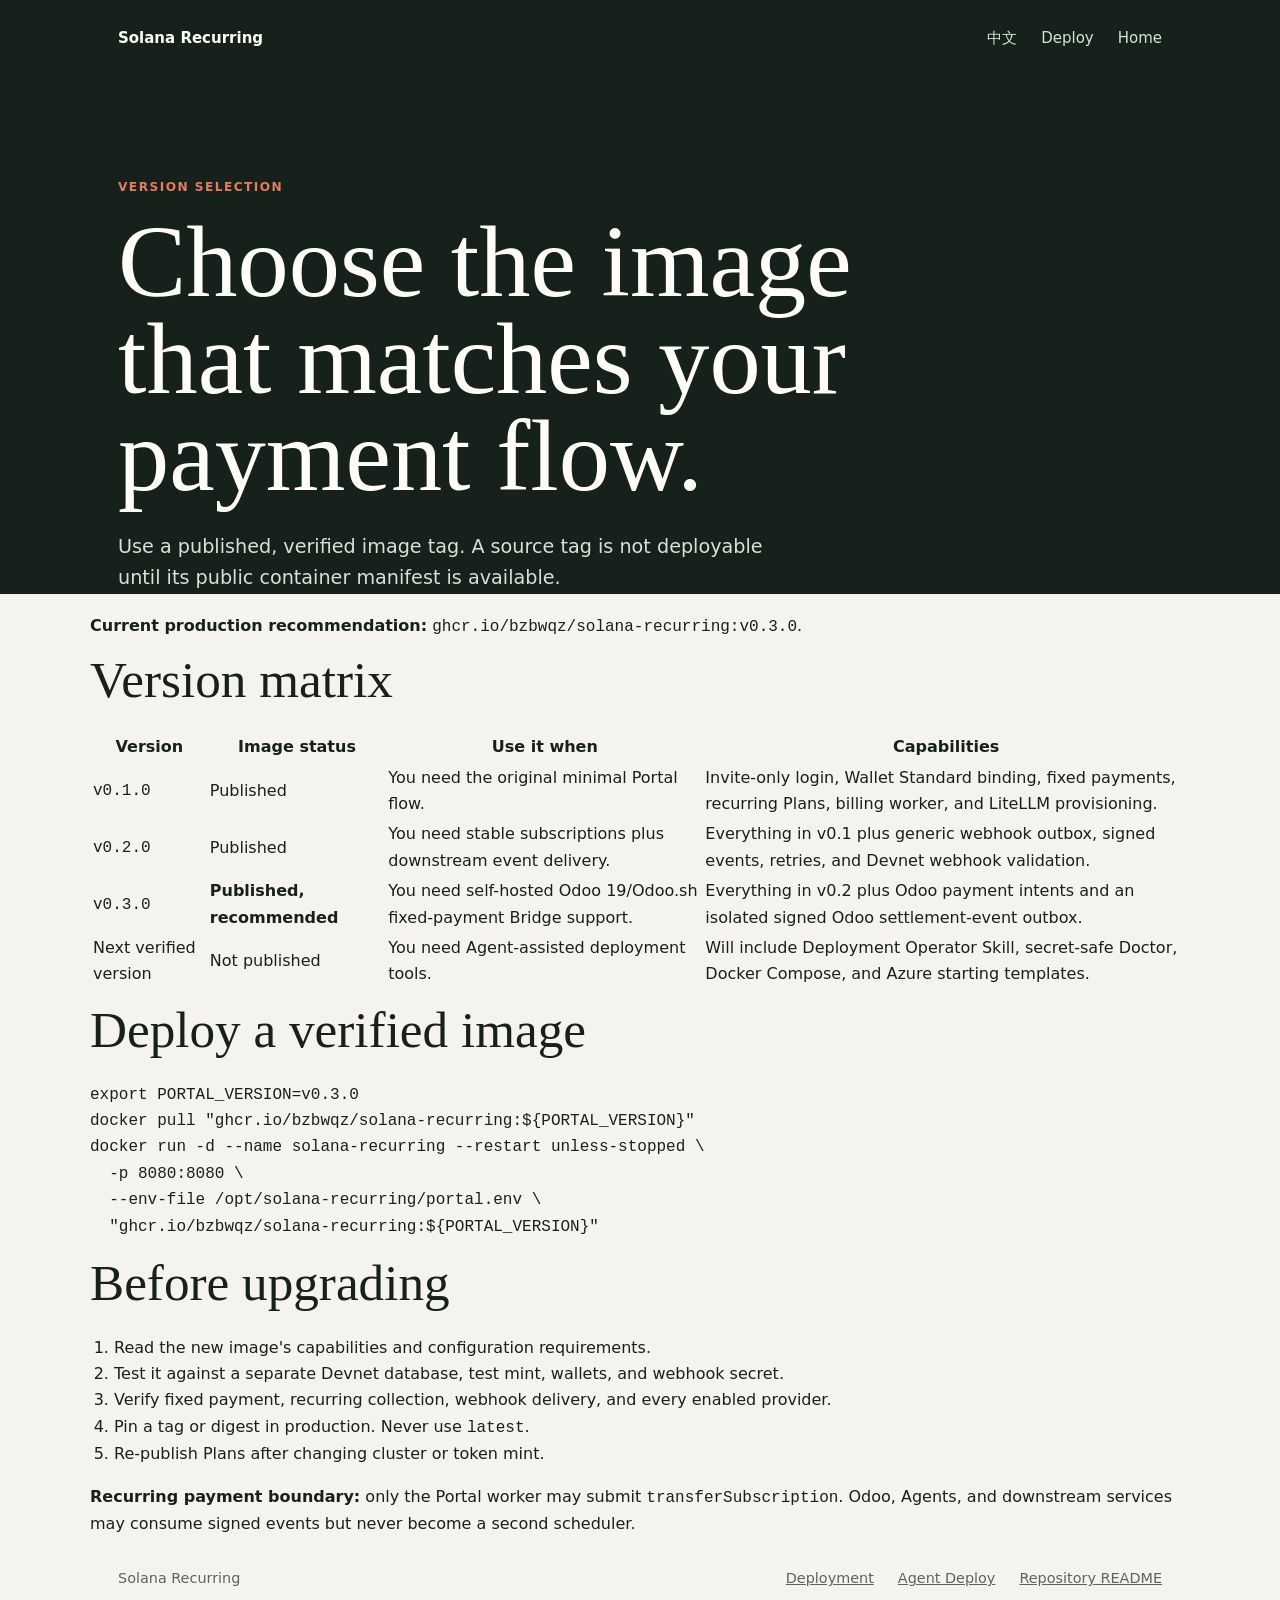
<file: docs/releases.html>
<!doctype html>
<html lang="en">
<head>
  <meta charset="utf-8">
  <meta name="viewport" content="width=device-width, initial-scale=1">
  <meta name="description" content="Choose a verified Solana Recurring Portal image for your deployment.">
  <title>Versions | Solana Recurring</title>
  <link rel="stylesheet" href="style.css">
</head>
<body>
  <header class="hero">
    <nav><strong>Solana Recurring</strong><span><a href="releases.zh-CN.html">中文</a><a href="deployment.html">Deploy</a><a href="index.html">Home</a></span></nav>
    <div class="hero-copy"><p class="eyebrow">VERSION SELECTION</p><h1>Choose the image that matches your payment flow.</h1><p class="lede">Use a published, verified image tag. A source tag is not deployable until its public container manifest is available.</p></div>
  </header>
  <main class="article">
    <div class="callout"><strong>Current production recommendation:</strong> <code>ghcr.io/bzbwqz/solana-recurring:v0.3.0</code>.</div>
    <h2>Version matrix</h2>
    <table><thead><tr><th>Version</th><th>Image status</th><th>Use it when</th><th>Capabilities</th></tr></thead><tbody>
      <tr><td><code>v0.1.0</code></td><td>Published</td><td>You need the original minimal Portal flow.</td><td>Invite-only login, Wallet Standard binding, fixed payments, recurring Plans, billing worker, and LiteLLM provisioning.</td></tr>
      <tr><td><code>v0.2.0</code></td><td>Published</td><td>You need stable subscriptions plus downstream event delivery.</td><td>Everything in v0.1 plus generic webhook outbox, signed events, retries, and Devnet webhook validation.</td></tr>
      <tr><td><code>v0.3.0</code></td><td><strong>Published, recommended</strong></td><td>You need self-hosted Odoo 19/Odoo.sh fixed-payment Bridge support.</td><td>Everything in v0.2 plus Odoo payment intents and an isolated signed Odoo settlement-event outbox.</td></tr>
      <tr><td>Next verified version</td><td>Not published</td><td>You need Agent-assisted deployment tools.</td><td>Will include Deployment Operator Skill, secret-safe Doctor, Docker Compose, and Azure starting templates.</td></tr>
    </tbody></table>
    <h2>Deploy a verified image</h2>
    <pre><code>export PORTAL_VERSION=v0.3.0
docker pull "ghcr.io/bzbwqz/solana-recurring:${PORTAL_VERSION}"
docker run -d --name solana-recurring --restart unless-stopped \
  -p 8080:8080 \
  --env-file /opt/solana-recurring/portal.env \
  "ghcr.io/bzbwqz/solana-recurring:${PORTAL_VERSION}"</code></pre>
    <h2>Before upgrading</h2>
    <ol><li>Read the new image's capabilities and configuration requirements.</li><li>Test it against a separate Devnet database, test mint, wallets, and webhook secret.</li><li>Verify fixed payment, recurring collection, webhook delivery, and every enabled provider.</li><li>Pin a tag or digest in production. Never use <code>latest</code>.</li><li>Re-publish Plans after changing cluster or token mint.</li></ol>
    <div class="callout warning"><strong>Recurring payment boundary:</strong> only the Portal worker may submit <code>transferSubscription</code>. Odoo, Agents, and downstream services may consume signed events but never become a second scheduler.</div>
  </main>
  <footer><span>Solana Recurring</span><a href="deployment.html">Deployment</a><a href="deployment-operator.html">Agent Deploy</a><a href="../README.md">Repository README</a></footer>
</body>
</html>
</file>
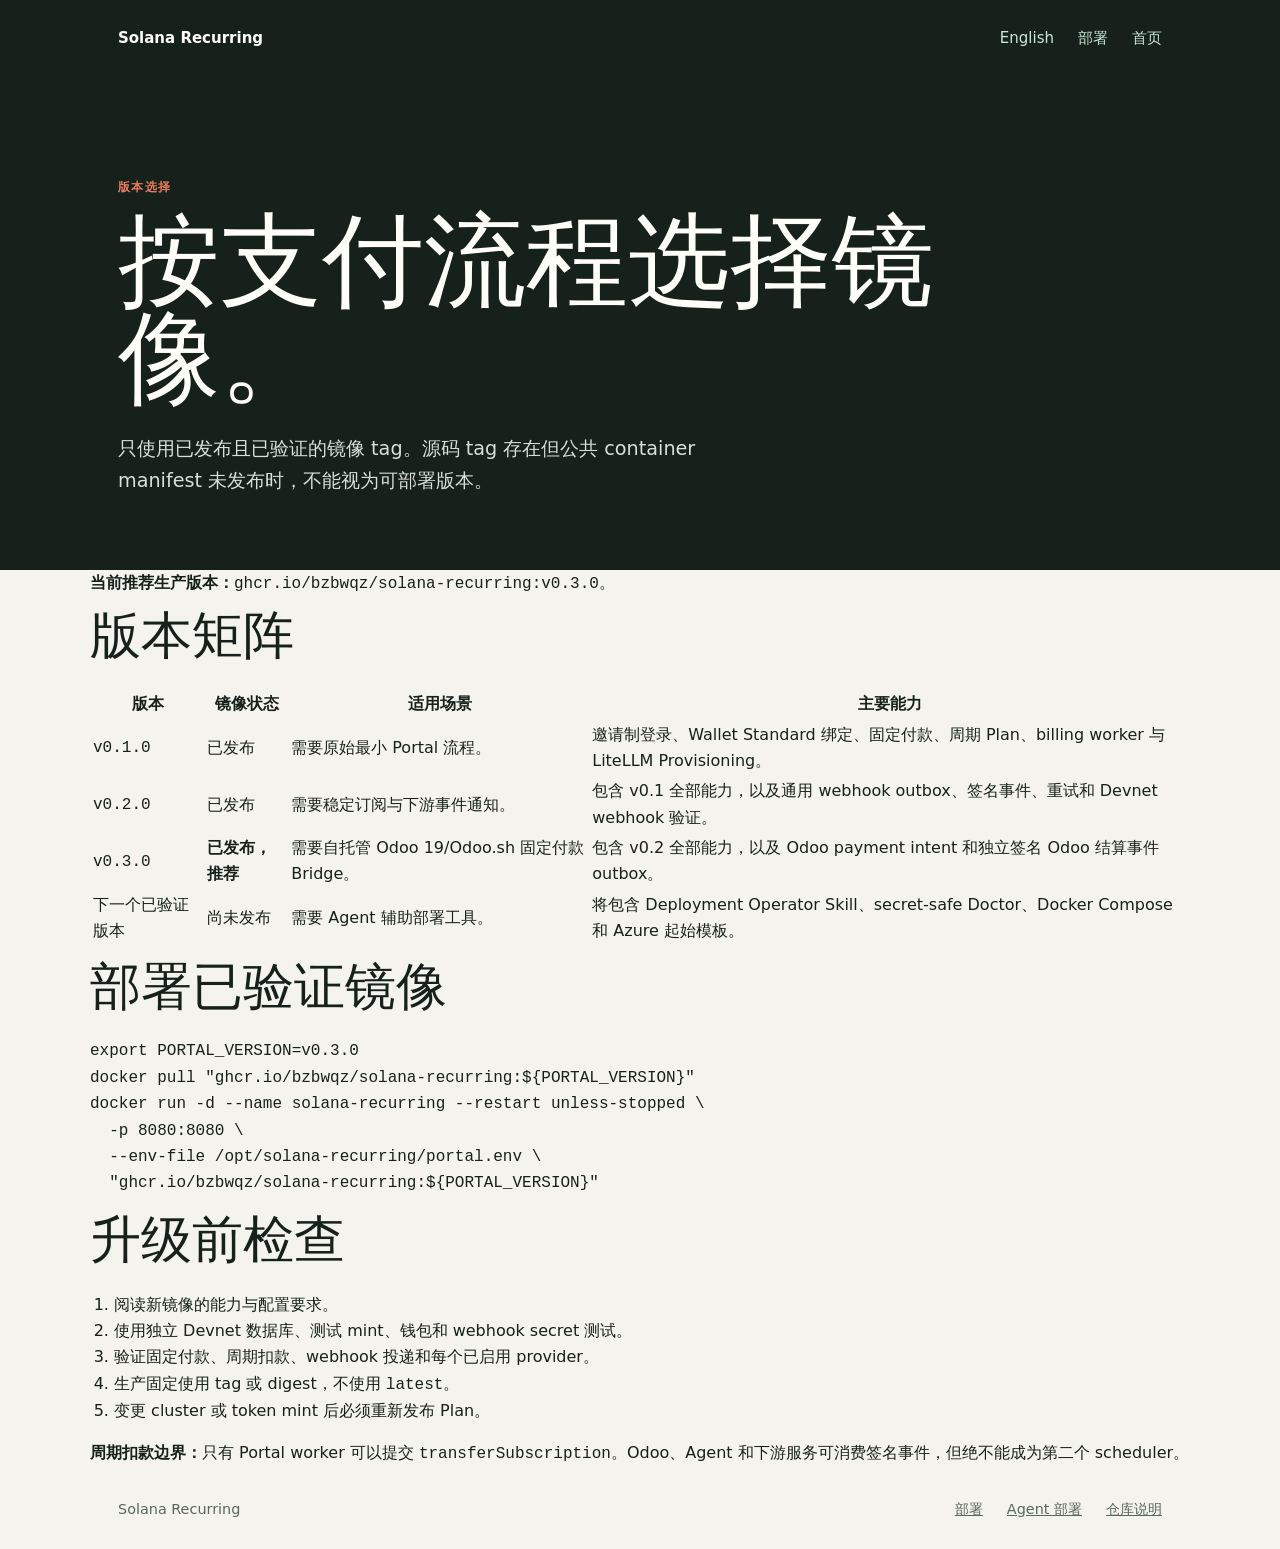
<file: docs/releases.zh-CN.html>
<!doctype html>
<html lang="zh-CN">
<head>
  <meta charset="utf-8">
  <meta name="viewport" content="width=device-width, initial-scale=1">
  <meta name="description" content="选择适合 Solana Recurring Portal 部署的已验证 Docker 镜像。">
  <title>版本选择 | Solana Recurring</title>
  <link rel="stylesheet" href="style.css">
</head>
<body>
  <header class="hero">
    <nav><strong>Solana Recurring</strong><span><a href="releases.html">English</a><a href="deployment.zh-CN.html">部署</a><a href="index.zh-CN.html">首页</a></span></nav>
    <div class="hero-copy"><p class="eyebrow">版本选择</p><h1>按支付流程选择镜像。</h1><p class="lede">只使用已发布且已验证的镜像 tag。源码 tag 存在但公共 container manifest 未发布时，不能视为可部署版本。</p></div>
  </header>
  <main class="article">
    <div class="callout"><strong>当前推荐生产版本：</strong><code>ghcr.io/bzbwqz/solana-recurring:v0.3.0</code>。</div>
    <h2>版本矩阵</h2>
    <table><thead><tr><th>版本</th><th>镜像状态</th><th>适用场景</th><th>主要能力</th></tr></thead><tbody>
      <tr><td><code>v0.1.0</code></td><td>已发布</td><td>需要原始最小 Portal 流程。</td><td>邀请制登录、Wallet Standard 绑定、固定付款、周期 Plan、billing worker 与 LiteLLM Provisioning。</td></tr>
      <tr><td><code>v0.2.0</code></td><td>已发布</td><td>需要稳定订阅与下游事件通知。</td><td>包含 v0.1 全部能力，以及通用 webhook outbox、签名事件、重试和 Devnet webhook 验证。</td></tr>
      <tr><td><code>v0.3.0</code></td><td><strong>已发布，推荐</strong></td><td>需要自托管 Odoo 19/Odoo.sh 固定付款 Bridge。</td><td>包含 v0.2 全部能力，以及 Odoo payment intent 和独立签名 Odoo 结算事件 outbox。</td></tr>
      <tr><td>下一个已验证版本</td><td>尚未发布</td><td>需要 Agent 辅助部署工具。</td><td>将包含 Deployment Operator Skill、secret-safe Doctor、Docker Compose 和 Azure 起始模板。</td></tr>
    </tbody></table>
    <h2>部署已验证镜像</h2>
    <pre><code>export PORTAL_VERSION=v0.3.0
docker pull "ghcr.io/bzbwqz/solana-recurring:${PORTAL_VERSION}"
docker run -d --name solana-recurring --restart unless-stopped \
  -p 8080:8080 \
  --env-file /opt/solana-recurring/portal.env \
  "ghcr.io/bzbwqz/solana-recurring:${PORTAL_VERSION}"</code></pre>
    <h2>升级前检查</h2>
    <ol><li>阅读新镜像的能力与配置要求。</li><li>使用独立 Devnet 数据库、测试 mint、钱包和 webhook secret 测试。</li><li>验证固定付款、周期扣款、webhook 投递和每个已启用 provider。</li><li>生产固定使用 tag 或 digest，不使用 <code>latest</code>。</li><li>变更 cluster 或 token mint 后必须重新发布 Plan。</li></ol>
    <div class="callout warning"><strong>周期扣款边界：</strong>只有 Portal worker 可以提交 <code>transferSubscription</code>。Odoo、Agent 和下游服务可消费签名事件，但绝不能成为第二个 scheduler。</div>
  </main>
  <footer><span>Solana Recurring</span><a href="deployment.zh-CN.html">部署</a><a href="deployment-operator.zh-CN.html">Agent 部署</a><a href="../README.zh-CN.md">仓库说明</a></footer>
</body>
</html>
</file>
<file: docs/style.css>
:root{--ink:#17211b;--muted:#59665e;--paper:#f5f3ed;--cream:#fffdf8;--mint:#c9e7d4;--coral:#e67b5f;--line:#d9ddd4;--serif:Georgia,'Times New Roman',serif;--sans:ui-sans-serif,system-ui,-apple-system,BlinkMacSystemFont,'Segoe UI',sans-serif}*{box-sizing:border-box}body{margin:0;background:var(--paper);color:var(--ink);font:16px/1.65 var(--sans)}a{color:inherit}nav,main,footer{max-width:1100px;margin:auto}nav{display:flex;justify-content:space-between;padding:26px 28px;font-size:15px}nav span,footer{display:flex;gap:24px}nav a{text-decoration:none;color:var(--mint)}.hero{background:var(--ink);color:var(--cream);min-height:570px}.hero-copy{max-width:1100px;margin:100px auto 0;padding:0 28px}.hero-copy h1{font:clamp(3rem,8vw,6.8rem)/.95 var(--serif);letter-spacing:0;max-width:850px;margin:16px 0 26px}.lede{font-size:1.2rem;max-width:650px;color:#d8e0d8}.eyebrow{color:var(--coral);font-size:.76rem;font-weight:800;letter-spacing:.12em;margin:0}.button{display:inline-block;background:var(--coral);color:#fff;text-decoration:none;padding:12px 18px;margin-top:22px;font-weight:700}.split,.media{display:grid;grid-template-columns:1fr 1fr;gap:80px;padding:100px 28px;border-bottom:1px solid var(--line)}h2{font:clamp(2rem,4vw,4rem)/1.05 var(--serif);letter-spacing:0;margin:12px 0 25px}p{max-width:650px}.band{background:var(--mint);padding:100px max(28px,calc((100% - 1044px)/2));display:grid;grid-template-columns:1fr 1fr;gap:60px}.diagram{display:flex;align-items:center;justify-content:center;gap:14px;flex-wrap:wrap;font-weight:700}.diagram span{border:1px solid var(--ink);padding:10px 12px;background:rgba(255,255,255,.35)}ol,ul{padding-left:24px}.text-link{font-weight:800;color:var(--coral)}.media{align-items:center}.media img{width:100%;display:block;border:10px solid var(--cream);box-shadow:0 12px 30px rgba(23,33,27,.12)}.reverse img{order:2}footer{padding:30px 28px;color:var(--muted);font-size:.9rem}footer span{margin-right:auto}@media(max-width:700px){.hero{min-height:620px}.split,.media,.band{grid-template-columns:1fr;gap:30px;padding-top:65px;padding-bottom:65px}.hero-copy{margin-top:80px}.reverse img{order:0}nav{padding-left:20px;padding-right:20px}footer{flex-wrap:wrap}}
</file>
